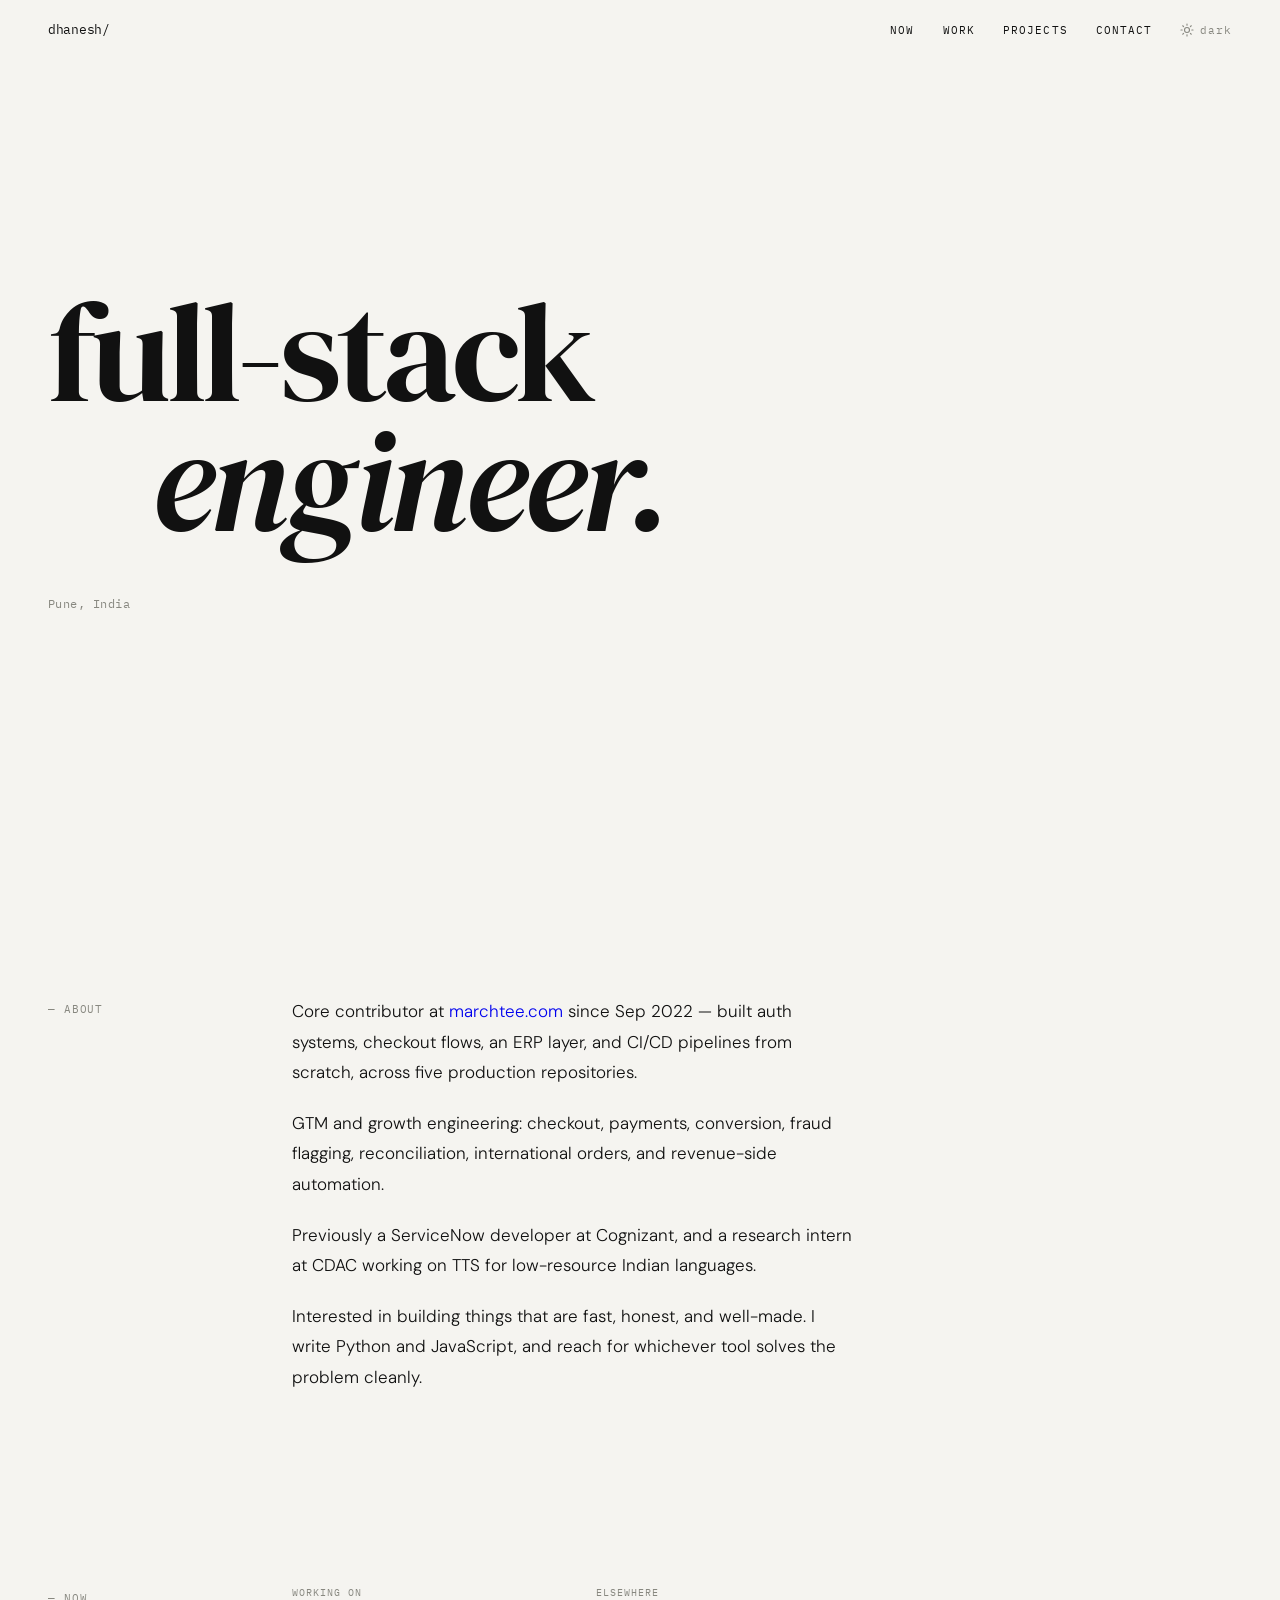
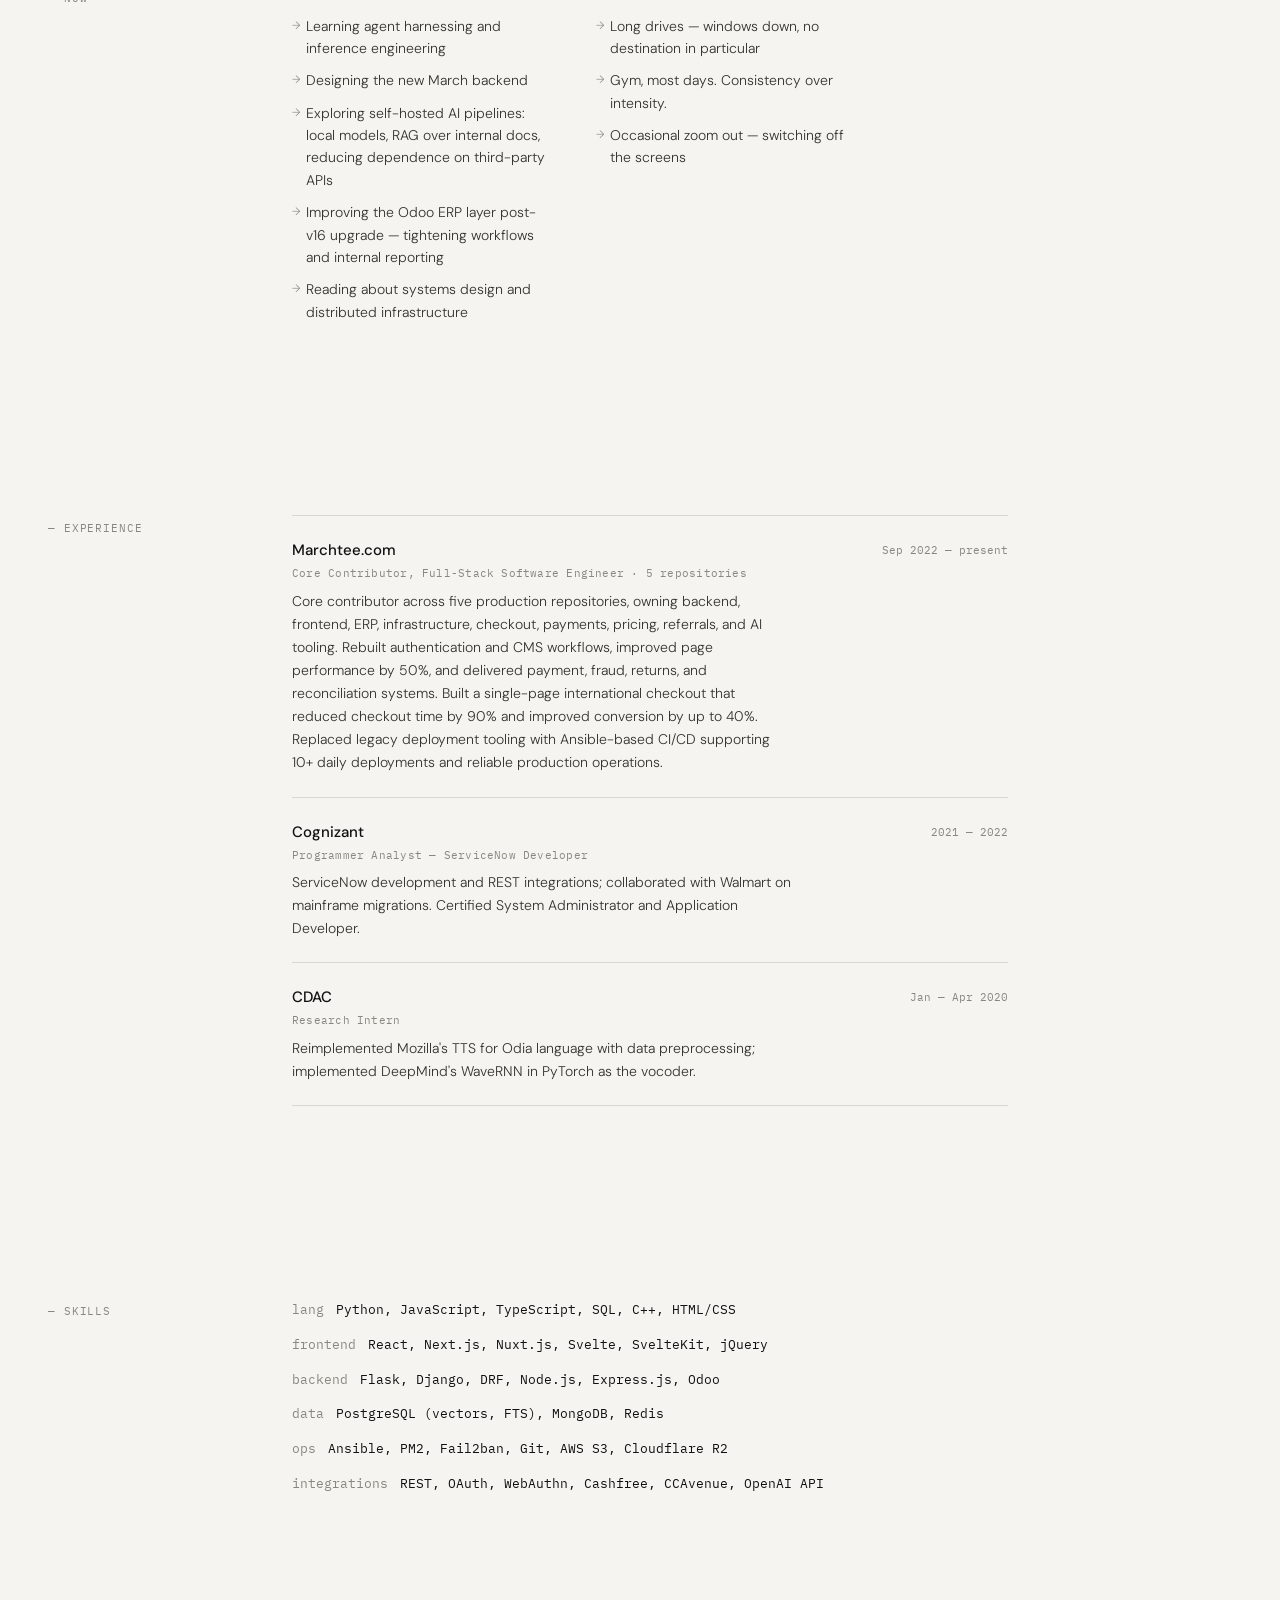
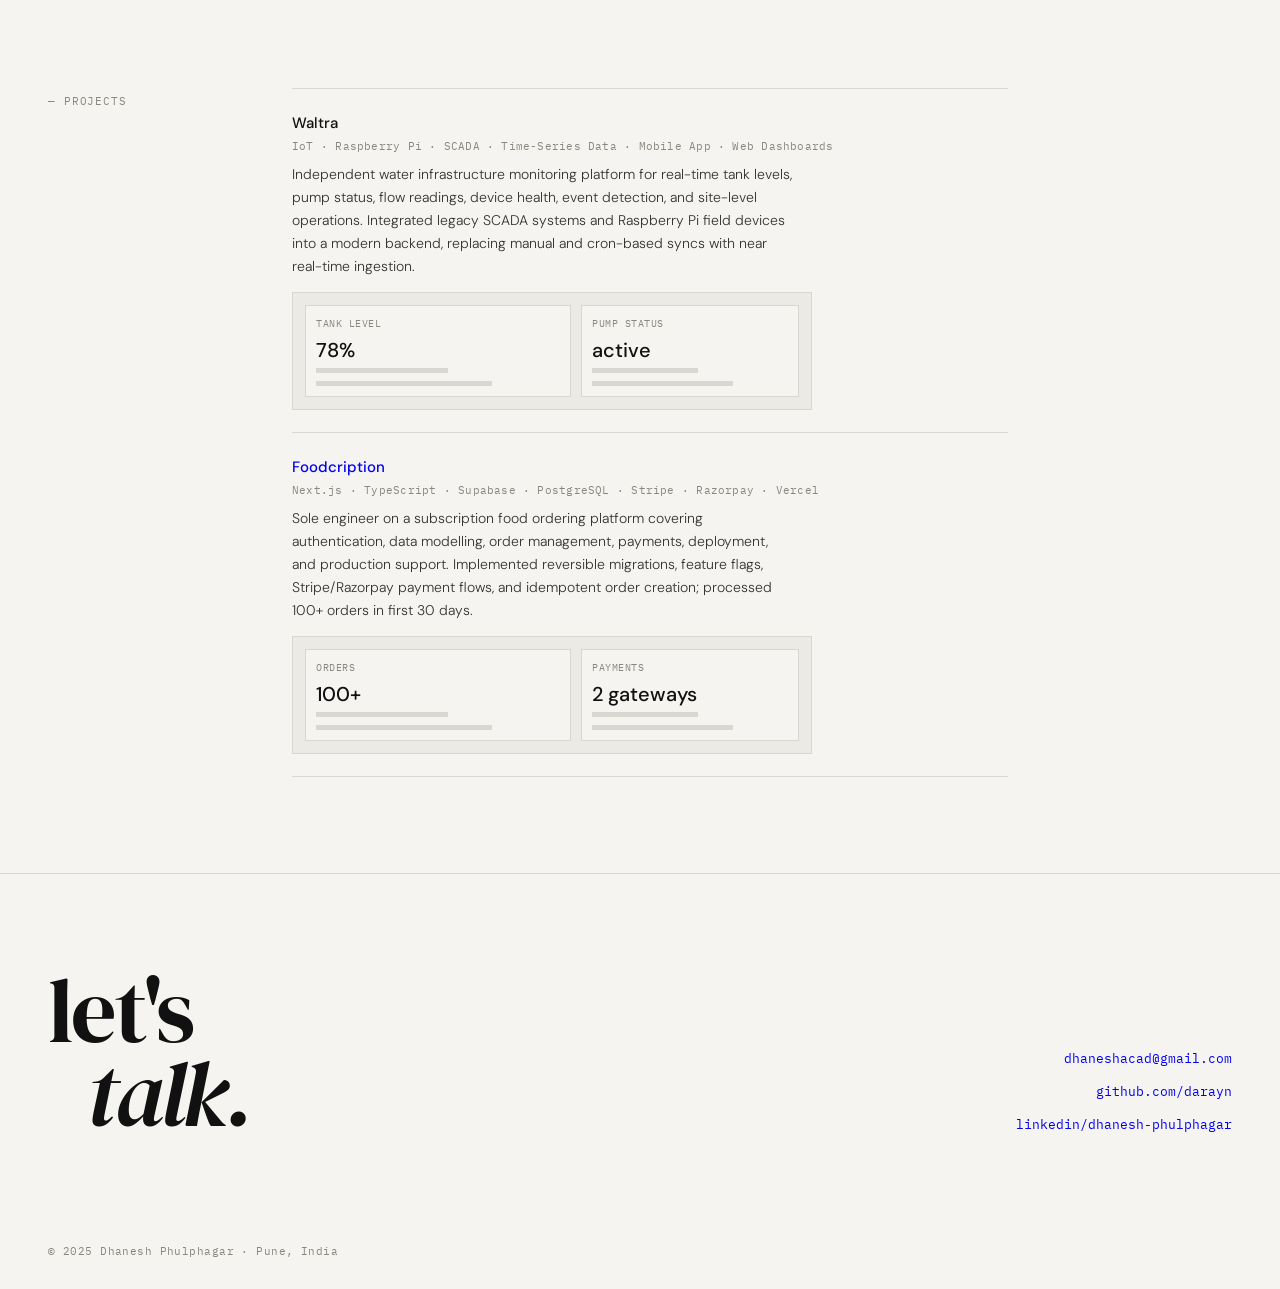
<file: index.html>
<!DOCTYPE html>
<html lang="en" data-theme="light">
<head>
  <meta charset="UTF-8" />
  <meta name="viewport" content="width=device-width, initial-scale=1.0" />
  <title>Dhanesh Phulphagar — Full-Stack Software Engineer</title>
  <meta name="description" content="Full-Stack Software Engineer based in Pune, India. Building fast, honest, well-made software." />
  <meta property="og:title" content="Dhanesh Phulphagar" />
  <meta property="og:description" content="Full-Stack Software Engineer based in Pune, India." />
  <meta property="og:url" content="https://dhaneshphulphagar.com/" />
  <meta property="og:type" content="website" />

  <link rel="preconnect" href="https://fonts.googleapis.com" />
  <link rel="preconnect" href="https://fonts.gstatic.com" crossorigin />
  <link href="https://fonts.googleapis.com/css2?family=DM+Serif+Display:ital@0;1&family=IBM+Plex+Mono:wght@400;500&family=DM+Sans:wght@300;400;500&display=swap" rel="stylesheet" />

  <style>
    /* ---- TOKENS ---- */
    :root {
      --bg:        #F5F4F0;
      --bg2:       #ECEAE4;
      --ink:       #111111;
      --ink2:      #333330;
      --muted:     #888880;
      --rule:      #D8D7D2;
      --blue:      #0000EE;
    }

    [data-theme="dark"] {
      --bg:        #111110;
      --bg2:       #1A1A18;
      --ink:       #F0EFE9;
      --ink2:      #C8C7C0;
      --muted:     #666660;
      --rule:      #2A2A28;
      --blue:      #6699FF;
    }

    * { box-sizing: border-box; margin: 0; padding: 0; }

    html { scroll-behavior: smooth; }

    body {
      background: var(--bg);
      color: var(--ink);
      font-family: 'DM Sans', sans-serif;
      font-size: 16px;
      line-height: 1.6;
      -webkit-font-smoothing: antialiased;
      transition: background 0.3s ease, color 0.3s ease;
    }

    /* ---- NAV ---- */
    nav {
      position: fixed;
      top: 0; left: 0; right: 0;
      z-index: 100;
      background: var(--bg);
      padding: 20px 48px;
      display: flex;
      justify-content: space-between;
      align-items: center;
      transition: background 0.3s ease;
    }

    .nav-left { display: flex; align-items: center; gap: 28px; }

    .nav-logo {
      font-family: 'IBM Plex Mono', monospace;
      font-size: 13px;
      color: var(--ink);
      text-decoration: none;
      letter-spacing: -0.02em;
    }

    .nav-links { display: flex; gap: 28px; align-items: center; }

    .nav-links a {
      font-family: 'IBM Plex Mono', monospace;
      font-size: 11px;
      letter-spacing: 0.1em;
      text-transform: uppercase;
      color: var(--ink);
      text-decoration: none;
    }
    .nav-links a:hover { color: var(--blue); }

    /* dark mode toggle */
    .theme-btn {
      background: none;
      border: none;
      cursor: pointer;
      font-family: 'IBM Plex Mono', monospace;
      font-size: 11px;
      letter-spacing: 0.08em;
      color: var(--muted);
      padding: 0;
      display: flex;
      align-items: center;
      gap: 6px;
      transition: color 0.2s;
    }
    .theme-btn:hover { color: var(--ink); }

    .theme-icon {
      width: 14px; height: 14px;
      position: relative;
      flex-shrink: 0;
    }
    /* sun */
    .icon-sun, .icon-moon { position: absolute; inset: 0; transition: opacity 0.25s ease; }
    [data-theme="light"] .icon-sun  { opacity: 1; }
    [data-theme="light"] .icon-moon { opacity: 0; }
    [data-theme="dark"]  .icon-sun  { opacity: 0; }
    [data-theme="dark"]  .icon-moon { opacity: 1; }

    .theme-label-light, .theme-label-dark { font-size: 11px; }
    [data-theme="light"] .theme-label-dark  { display: none; }
    [data-theme="dark"]  .theme-label-light { display: none; }

    /* ---- HERO ---- */
    #hero {
      min-height: 100vh;
      padding: 0 48px;
      display: flex;
      flex-direction: column;
      justify-content: center;
    }

    .hero-line {
      font-family: 'DM Serif Display', serif;
      font-size: clamp(56px, 11vw, 160px);
      line-height: 0.92;
      letter-spacing: -0.03em;
      color: var(--ink);
      opacity: 0;
      transform: translateY(32px);
      animation: fadeUp 0.9s cubic-bezier(0.16, 1, 0.3, 1) forwards;
    }
    .hero-line:nth-child(1) { animation-delay: 0.1s; }
    .hero-line:nth-child(2) {
      animation-delay: 0.25s;
      padding-left: clamp(24px, 8vw, 120px);
      font-style: italic;
    }

    .hero-sub {
      margin-top: 48px;
      font-family: 'IBM Plex Mono', monospace;
      font-size: 12px;
      color: var(--muted);
      letter-spacing: 0.04em;
      opacity: 0;
      animation: fadeUp 0.9s cubic-bezier(0.16, 1, 0.3, 1) forwards;
      animation-delay: 0.45s;
    }
    .hero-sub .dot {
      display: inline-block;
      width: 5px; height: 5px;
      border-radius: 50%;
      background: var(--muted);
      vertical-align: middle;
      margin: 0 10px;
    }

    @keyframes fadeUp {
      to { opacity: 1; transform: translateY(0); }
    }

    /* ---- SECTIONS ---- */
    section { padding: 96px 48px; }

    .section-row {
      display: grid;
      grid-template-columns: 180px 1fr;
      gap: 0 64px;
      max-width: 900px;
    }

    .section-label {
      font-family: 'IBM Plex Mono', monospace;
      font-size: 11px;
      color: var(--muted);
      letter-spacing: 0.08em;
      text-transform: uppercase;
      padding-top: 5px;
    }

    /* ---- ABOUT ---- */
    .about-text p {
      font-size: 17px;
      line-height: 1.8;
      font-weight: 300;
      color: var(--ink);
      max-width: 560px;
    }
    .about-text p + p { margin-top: 20px; }

    /* ---- NOW / ELSEWHERE ---- */
    .now-grid {
      display: grid;
      grid-template-columns: 1fr 1fr;
      gap: 0 48px;
      max-width: 560px;
    }

    .now-col-label {
      font-family: 'IBM Plex Mono', monospace;
      font-size: 10px;
      color: var(--muted);
      letter-spacing: 0.1em;
      text-transform: uppercase;
      margin-bottom: 14px;
    }

    .now-items { display: flex; flex-direction: column; gap: 10px; }

    .now-item {
      font-size: 14px;
      font-weight: 300;
      color: var(--ink2);
      line-height: 1.6;
      padding-left: 14px;
      position: relative;
    }
    .now-item::before {
      content: '→';
      position: absolute;
      left: 0;
      color: var(--muted);
      font-size: 11px;
      top: 2px;
    }

    /* ---- ENTRIES (work, projects) ---- */
    .entries { display: flex; flex-direction: column; }

    .entry {
      display: grid;
      grid-template-columns: 1fr auto;
      gap: 0 32px;
      padding: 22px 0;
      border-top: 1px solid var(--rule);
    }
    .entry:last-child { border-bottom: 1px solid var(--rule); }

    .entry-name { font-size: 15px; font-weight: 500; color: var(--ink); }

    .entry-role {
      font-family: 'IBM Plex Mono', monospace;
      font-size: 11px;
      color: var(--muted);
      margin-top: 3px;
      letter-spacing: 0.02em;
    }

    .entry-desc {
      font-size: 14px;
      font-weight: 300;
      color: var(--ink2);
      margin-top: 7px;
      max-width: 500px;
      line-height: 1.65;
    }

    .entry-date {
      font-family: 'IBM Plex Mono', monospace;
      font-size: 11px;
      color: var(--muted);
      white-space: nowrap;
      padding-top: 4px;
    }

    .project-shot {
      margin-top: 14px;
      border: 1px solid var(--rule);
      background: var(--bg2);
      padding: 12px;
      display: grid;
      grid-template-columns: 1.1fr 0.9fr;
      gap: 10px;
      max-width: 520px;
      min-height: 118px;
    }
    .shot-panel {
      border: 1px solid var(--rule);
      background: var(--bg);
      padding: 10px;
      display: flex;
      flex-direction: column;
      gap: 8px;
      justify-content: space-between;
    }
    .shot-kpi {
      font-family: 'IBM Plex Mono', monospace;
      font-size: 10px;
      color: var(--muted);
      letter-spacing: 0.05em;
      text-transform: uppercase;
    }
    .shot-value { font-size: 20px; font-weight: 500; color: var(--ink); line-height: 1; }
    .shot-line { height: 5px; background: var(--rule); }
    .shot-line:nth-child(2n) { width: 72%; }
    .shot-line:nth-child(3n) { width: 54%; }

    .repos-panel {
      margin-top: 24px;
    }

    .repo-item { padding: 16px 0; border-top: 1px solid var(--rule); }
    .repo-item:last-child { padding-bottom: 2px; }

    .repo-header {
      display: flex;
      align-items: baseline;
      gap: 14px;
      margin-bottom: 10px;
      flex-wrap: wrap;
    }

    .repo-name {
      font-family: 'IBM Plex Mono', monospace;
      font-size: 13px;
      font-weight: 500;
      color: var(--ink);
    }

    .repo-stack {
      font-family: 'IBM Plex Mono', monospace;
      font-size: 11px;
      color: var(--muted);
    }

    .repo-bullets { list-style: none; padding: 0; display: flex; flex-direction: column; gap: 6px; }
    .repo-bullets li {
      font-size: 13.5px;
      font-weight: 300;
      color: var(--ink2);
      line-height: 1.65;
      padding-left: 16px;
      position: relative;
    }
    .repo-bullets li::before {
      content: '—';
      position: absolute;
      left: 0;
      color: var(--muted);
      font-size: 12px;
    }

    /* ---- SKILLS ---- */
    .skills-block { display: flex; flex-direction: column; gap: 10px; }
    .skills-line {
      font-family: 'IBM Plex Mono', monospace;
      font-size: 13px;
      color: var(--ink);
      line-height: 1.9;
    }
    .skills-cat { color: var(--muted); margin-right: 12px; }

    /* ---- CONTACT ---- */
    #contact {
      padding: 96px 48px 80px;
      border-top: 1px solid var(--rule);
      display: grid;
      grid-template-columns: 1fr auto;
      gap: 0 64px;
      align-items: end;
    }

    .contact-headline {
      font-family: 'DM Serif Display', serif;
      font-size: clamp(44px, 7vw, 96px);
      line-height: 0.92;
      letter-spacing: -0.03em;
      color: var(--ink);
    }
    .contact-headline em { font-style: italic; display: block; padding-left: clamp(14px, 3vw, 48px); }

    .contact-links { display: flex; flex-direction: column; gap: 12px; align-items: flex-end; }
    .contact-links a {
      font-family: 'IBM Plex Mono', monospace;
      font-size: 13px;
      color: var(--blue);
      text-decoration: none;
    }
    .contact-links a:hover { text-decoration: underline; }

    .footer-copy {
      padding: 28px 48px;
      font-family: 'IBM Plex Mono', monospace;
      font-size: 11px;
      color: var(--muted);
      letter-spacing: 0.04em;
    }

    /* ---- INLINE LINKS ---- */
    a.inline-link { color: var(--blue); text-decoration: none; }
    a.inline-link:hover { text-decoration: underline; }

    /* ---- RESPONSIVE ---- */
    @media (max-width: 860px) {
      nav { padding: 18px 28px; }

      .nav-links a { display: none; }

      #hero, section { padding-left: 28px; padding-right: 28px; }
      section { padding-top: 72px; padding-bottom: 72px; }

      .section-row {
        grid-template-columns: 1fr;
        gap: 16px 0;
      }

      .section-label { padding-top: 0; }

      .entry { grid-template-columns: 1fr; gap: 0; }
      .entry-date { order: -1; margin-bottom: 2px; }
      .project-shot { grid-template-columns: 1fr; }

      .now-grid { grid-template-columns: 1fr; gap: 28px 0; }

      #contact {
        padding: 72px 28px 64px;
        grid-template-columns: 1fr;
        gap: 36px;
      }
      .contact-links { align-items: flex-start; }

      .footer-copy { padding: 24px 28px; }

      .marchtee-top { grid-template-columns: 1fr !important; }
      .marchtee-top .marchtee-meta { flex-direction: row; align-items: center; justify-content: space-between; margin-top: 10px; }
    }

    @media (max-width: 560px) {
      nav { padding: 16px 20px; }
      #hero, section { padding-left: 20px; padding-right: 20px; }

      .hero-line:nth-child(2) { padding-left: 20px; }
    }
  </style>
</head>
<body>

  <!-- NAV -->
  <nav>
    <a href="#hero" class="nav-logo">dhanesh/</a>
    <div class="nav-links">
      <a href="#now">Now</a>
      <a href="#work">Work</a>
      <a href="#projects">Projects</a>
      <a href="#contact">Contact</a>
      <button class="theme-btn" onclick="toggleTheme()" aria-label="Toggle dark mode">
        <div class="theme-icon" aria-hidden="true">
          <!-- sun -->
          <svg class="icon-sun" viewBox="0 0 14 14" fill="none" xmlns="http://www.w3.org/2000/svg">
            <circle cx="7" cy="7" r="2.5" stroke="currentColor" stroke-width="1.1"/>
            <line x1="7" y1="1" x2="7" y2="2.2" stroke="currentColor" stroke-width="1.1" stroke-linecap="round"/>
            <line x1="7" y1="11.8" x2="7" y2="13" stroke="currentColor" stroke-width="1.1" stroke-linecap="round"/>
            <line x1="1" y1="7" x2="2.2" y2="7" stroke="currentColor" stroke-width="1.1" stroke-linecap="round"/>
            <line x1="11.8" y1="7" x2="13" y2="7" stroke="currentColor" stroke-width="1.1" stroke-linecap="round"/>
            <line x1="2.75" y1="2.75" x2="3.6" y2="3.6" stroke="currentColor" stroke-width="1.1" stroke-linecap="round"/>
            <line x1="10.4" y1="10.4" x2="11.25" y2="11.25" stroke="currentColor" stroke-width="1.1" stroke-linecap="round"/>
            <line x1="11.25" y1="2.75" x2="10.4" y2="3.6" stroke="currentColor" stroke-width="1.1" stroke-linecap="round"/>
            <line x1="3.6" y1="10.4" x2="2.75" y2="11.25" stroke="currentColor" stroke-width="1.1" stroke-linecap="round"/>
          </svg>
          <!-- moon -->
          <svg class="icon-moon" viewBox="0 0 14 14" fill="none" xmlns="http://www.w3.org/2000/svg">
            <path d="M11.5 8.5A5 5 0 0 1 5.5 2.5a5 5 0 1 0 6 6z" stroke="currentColor" stroke-width="1.1" stroke-linecap="round" stroke-linejoin="round"/>
          </svg>
        </div>
        <span class="theme-label-light">dark</span>
        <span class="theme-label-dark">light</span>
      </button>
    </div>
  </nav>

  <!-- HERO -->
  <section id="hero">
    <div>
      <div class="hero-line">full-stack</div>
      <div class="hero-line">engineer.</div>
      <p class="hero-sub">
        Pune, India
      </p>
    </div>
  </section>

  <!-- ABOUT -->
  <section id="about">
    <div class="section-row">
      <div class="section-label">— about</div>
      <div class="about-text">
        <p>
          Core contributor at <a href="https://marchtee.com" target="_blank" rel="noopener" class="inline-link">marchtee.com</a> since Sep 2022 — built auth systems, checkout flows, an ERP layer, and CI/CD pipelines from scratch, across five production repositories.
        </p>
        <p>
          GTM and growth engineering: checkout, payments, conversion, fraud flagging, reconciliation, international orders, and revenue-side automation.
        </p>
        <p>
          Previously a ServiceNow developer at Cognizant, and a research intern at CDAC working on TTS for low-resource Indian languages.
        </p>
        <p>
          Interested in building things that are fast, honest, and well-made. I write Python and JavaScript, and reach for whichever tool solves the problem cleanly.
        </p>
      </div>
    </div>
  </section>

  <!-- NOW -->
  <section id="now">
    <div class="section-row" style="max-width:900px;">
      <div class="section-label">— now</div>
      <div>
        <div class="now-grid">
          <div>
            <div class="now-col-label">working on</div>
            <div class="now-items">
              <div class="now-item">Learning agent harnessing and inference engineering</div>
              <div class="now-item">Designing the new March backend</div>
              <div class="now-item">Exploring self-hosted AI pipelines: local models, RAG over internal docs, reducing dependence on third-party APIs</div>
              <div class="now-item">Improving the Odoo ERP layer post-v16 upgrade — tightening workflows and internal reporting</div>
              <div class="now-item">Reading about systems design and distributed infrastructure</div>
            </div>
          </div>
          <div>
            <div class="now-col-label">elsewhere</div>
            <div class="now-items">
              <div class="now-item">Long drives — windows down, no destination in particular</div>
              <div class="now-item">Gym, most days. Consistency over intensity.</div>
              <div class="now-item">Occasional zoom out — switching off the screens</div>
            </div>
          </div>
        </div>
      </div>
    </div>
  </section>

  <!-- WORK -->
  <section id="work">
    <div class="section-row" style="max-width:960px;">
      <div class="section-label">— experience</div>
      <div class="entries">

        <!-- MARCHTEE -->
        <div class="entry" id="marchtee-entry" style="display:block; padding:22px 0;">
          <div class="marchtee-top" style="display:grid; grid-template-columns:1fr auto; gap:0 32px; align-items:start;">
            <div>
              <div class="entry-name">Marchtee.com</div>
              <div class="entry-role">Core Contributor, Full-Stack Software Engineer · 5 repositories</div>
              <div class="entry-desc">Core contributor across five production repositories, owning backend, frontend, ERP, infrastructure, checkout, payments, pricing, referrals, and AI tooling. Rebuilt authentication and CMS workflows, improved page performance by 50%, and delivered payment, fraud, returns, and reconciliation systems. Built a single-page international checkout that reduced checkout time by 90% and improved conversion by up to 40%. Replaced legacy deployment tooling with Ansible-based CI/CD supporting 10+ daily deployments and reliable production operations.</div>
            </div>
            <div class="marchtee-meta" style="display:flex; flex-direction:column; align-items:flex-end; gap:8px;">
              <div class="entry-date">Sep 2022 — present</div>
            </div>
          </div>

        </div>

        <div class="entry">
          <div>
            <div class="entry-name">Cognizant</div>
            <div class="entry-role">Programmer Analyst — ServiceNow Developer</div>
            <div class="entry-desc">ServiceNow development and REST integrations; collaborated with Walmart on mainframe migrations. Certified System Administrator and Application Developer.</div>
          </div>
          <div class="entry-date">2021 — 2022</div>
        </div>

        <div class="entry">
          <div>
            <div class="entry-name">CDAC</div>
            <div class="entry-role">Research Intern</div>
            <div class="entry-desc">Reimplemented Mozilla's TTS for Odia language with data preprocessing; implemented DeepMind's WaveRNN in PyTorch as the vocoder.</div>
          </div>
          <div class="entry-date">Jan — Apr 2020</div>
        </div>

      </div>
    </div>
  </section>

  <!-- SKILLS -->
  <section id="skills">
    <div class="section-row" style="max-width:960px;">
      <div class="section-label">— skills</div>
      <div class="skills-block">
        <div class="skills-line"><span class="skills-cat">lang</span>Python, JavaScript, TypeScript, SQL, C++, HTML/CSS</div>
        <div class="skills-line"><span class="skills-cat">frontend</span>React, Next.js, Nuxt.js, Svelte, SvelteKit, jQuery</div>
        <div class="skills-line"><span class="skills-cat">backend</span>Flask, Django, DRF, Node.js, Express.js, Odoo</div>
        <div class="skills-line"><span class="skills-cat">data</span>PostgreSQL (vectors, FTS), MongoDB, Redis</div>
        <div class="skills-line"><span class="skills-cat">ops</span>Ansible, PM2, Fail2ban, Git, AWS S3, Cloudflare R2</div>
        <div class="skills-line"><span class="skills-cat">integrations</span>REST, OAuth, WebAuthn, Cashfree, CCAvenue, OpenAI API</div>
      </div>
    </div>
  </section>

  <!-- PROJECTS -->
  <section id="projects">
    <div class="section-row" style="max-width:960px;">
      <div class="section-label">— projects</div>
      <div class="entries">

        <div class="entry">
          <div>
            <div class="entry-name">Waltra</div>
            <div class="entry-role">IoT · Raspberry Pi · SCADA · Time-Series Data · Mobile App · Web Dashboards</div>
            <div class="entry-desc">Independent water infrastructure monitoring platform for real-time tank levels, pump status, flow readings, device health, event detection, and site-level operations. Integrated legacy SCADA systems and Raspberry Pi field devices into a modern backend, replacing manual and cron-based syncs with near real-time ingestion.</div>
            <div class="project-shot" aria-label="Waltra dashboard screenshot preview">
              <div class="shot-panel">
                <div class="shot-kpi">tank level</div>
                <div class="shot-value">78%</div>
                <div class="shot-line"></div>
                <div class="shot-line"></div>
              </div>
              <div class="shot-panel">
                <div class="shot-kpi">pump status</div>
                <div class="shot-value">active</div>
                <div class="shot-line"></div>
                <div class="shot-line"></div>
              </div>
            </div>
          </div>
        </div>

        <div class="entry">
          <div>
            <div class="entry-name"><a href="https://foodcription.com" target="_blank" rel="noopener" class="inline-link">Foodcription</a></div>
            <div class="entry-role">Next.js · TypeScript · Supabase · PostgreSQL · Stripe · Razorpay · Vercel</div>
            <div class="entry-desc">Sole engineer on a subscription food ordering platform covering authentication, data modelling, order management, payments, deployment, and production support. Implemented reversible migrations, feature flags, Stripe/Razorpay payment flows, and idempotent order creation; processed 100+ orders in first 30 days.</div>
            <div class="project-shot" aria-label="Foodcription checkout screenshot preview">
              <div class="shot-panel">
                <div class="shot-kpi">orders</div>
                <div class="shot-value">100+</div>
                <div class="shot-line"></div>
                <div class="shot-line"></div>
              </div>
              <div class="shot-panel">
                <div class="shot-kpi">payments</div>
                <div class="shot-value">2 gateways</div>
                <div class="shot-line"></div>
                <div class="shot-line"></div>
              </div>
            </div>
          </div>
        </div>

      </div>
    </div>
  </section>

  <!-- CONTACT -->
  <footer>
    <div id="contact">
      <div class="contact-headline">
        let's<em>talk.</em>
      </div>
      <div class="contact-links">
        <a href="mailto:dhaneshacad@gmail.com" target="_blank" rel="noopener">dhaneshacad@gmail.com</a>
        <a href="https://github.com/darayn" target="_blank" rel="noopener">github.com/darayn</a>
        <a href="https://www.linkedin.com/in/dhanesh-phulphagar-076366155/" target="_blank" rel="noopener">linkedin/dhanesh-phulphagar</a>
      </div>
    </div>
    <div class="footer-copy">© 2025 Dhanesh Phulphagar · Pune, India</div>
  </footer>

  <script>
    function toggleTheme() {
      const html = document.documentElement;
      const next = html.getAttribute('data-theme') === 'dark' ? 'light' : 'dark';
      html.setAttribute('data-theme', next);
      try { localStorage.setItem('theme', next); } catch(e) {}
    }

    (function() {
      try {
        const saved = localStorage.getItem('theme');
        if (saved) document.documentElement.setAttribute('data-theme', saved);
        else if (window.matchMedia('(prefers-color-scheme: dark)').matches)
          document.documentElement.setAttribute('data-theme', 'dark');
      } catch(e) {}
    })();

  </script>
</body>
</html>
</file>
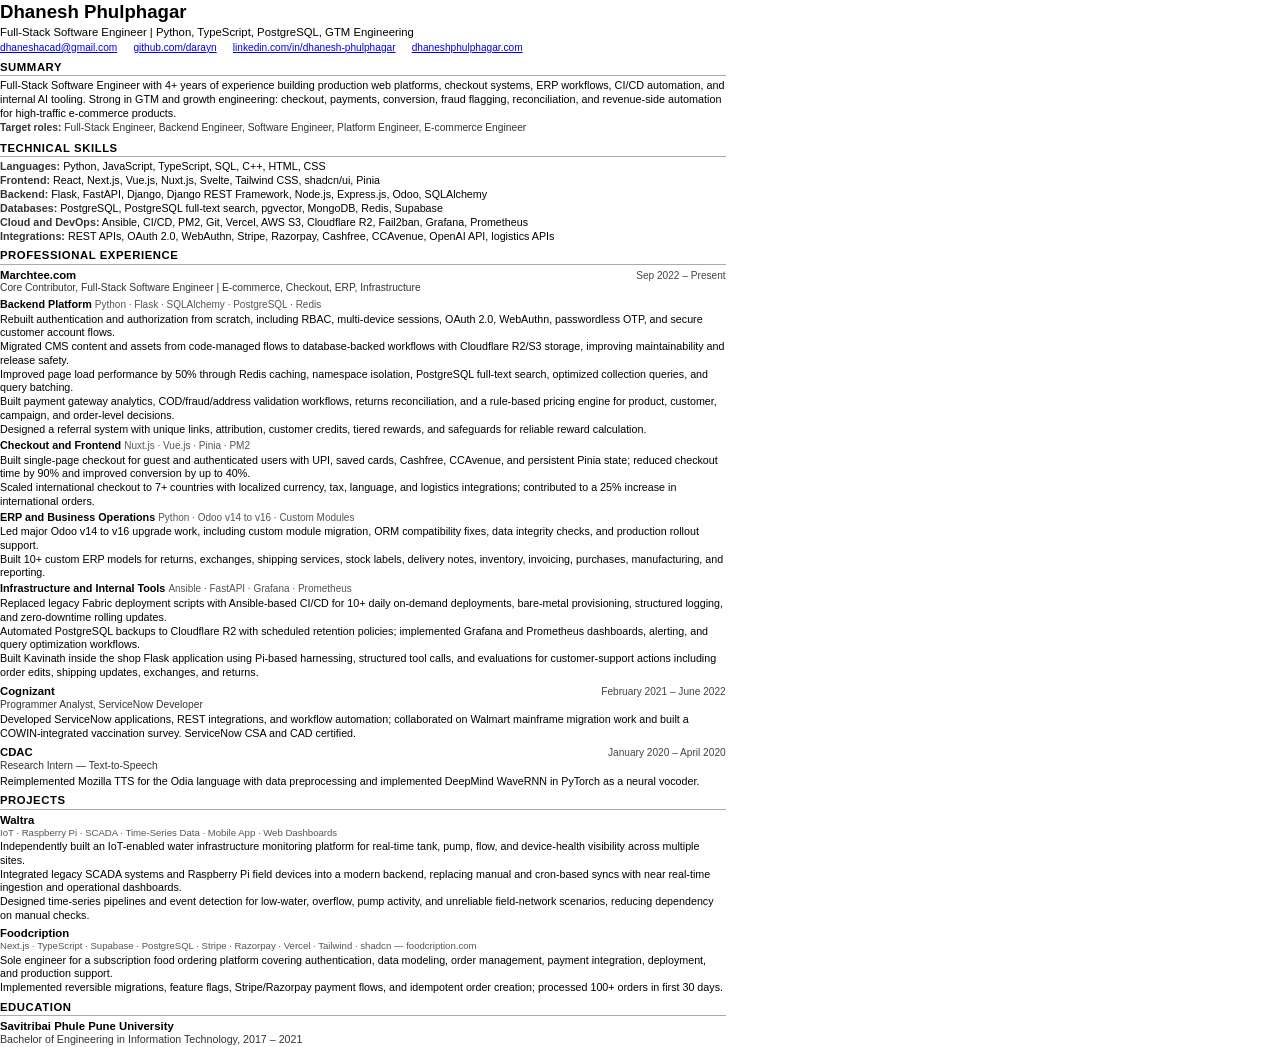
<file: weasy/resume.html>
<!DOCTYPE html>
<html lang="en">
<head>
<meta charset="UTF-8"/>
<style>
  @page { size: A4; margin: 6mm 9mm 6mm 9mm; }

  * { box-sizing: border-box; margin: 0; padding: 0; }

  html, body {
    width: 192mm;
    background: #ffffff;
    color: #000000;
    font-family: Arial, Helvetica, sans-serif;
    font-size: 8.5pt;
    line-height: 1.26;
    word-wrap: break-word;
    overflow-wrap: break-word;
  }

  .name { font-size: 14pt; font-weight: bold; margin-bottom: 1pt; }
  .tagline { font-size: 8.5pt; margin-bottom: 2pt; }
  .contact { font-size: 7.6pt; color: #333; margin-bottom: 4pt; line-height: 1.25; }
  .contact span { margin-right: 10pt; display: inline-block; }

  .section-title {
    font-size: 8.5pt;
    font-weight: bold;
    text-transform: uppercase;
    letter-spacing: 0.05em;
    margin: 4pt 0 2pt 0;
    border-bottom: 0.7px solid #aaa;
    padding-bottom: 1pt;
  }

  .summary { font-size: 8.1pt; line-height: 1.28; margin-bottom: 1pt; }
  .keywords { font-size: 7.7pt; color: #333; line-height: 1.25; margin-top: 1.5pt; }

  .job { margin-bottom: 3.5pt; }
  .job-header { display: flex; justify-content: space-between; align-items: baseline; }
  .job-company { font-weight: bold; font-size: 8.5pt; }
  .job-date { font-size: 7.6pt; color: #444; }
  .job-title { font-size: 7.7pt; color: #333; margin-bottom: 1.5pt; }

  .repo-name { font-size: 8.1pt; font-weight: bold; margin: 2pt 0 0.5pt 0; }
  .repo-stack { font-size: 7.2pt; color: #555; }

  ul { padding-left: 0; margin: 1pt 0 1pt 0; }
  ul li { font-size: 8.05pt; line-height: 1.25; margin-bottom: 0.5pt; list-style-type: none; }

  .skills-list { margin-top: 1pt; }
  .skill-line { font-size: 8.05pt; line-height: 1.24; margin-bottom: 0.5pt; }
  .skill-line strong { color: #333; }

  .project { margin-bottom: 3pt; }
  .project-name { font-weight: bold; font-size: 8.5pt; }
  .project-meta { font-size: 7.2pt; color: #555; margin-bottom: 1pt; }

  .edu-school { font-weight: bold; font-size: 8.5pt; }
  .edu-degree { font-size: 8pt; color: #333; }
</style>
</head>
<body>

  <div class="name">Dhanesh Phulphagar</div>
  <div class="tagline">Full-Stack Software Engineer | Python, TypeScript, PostgreSQL, GTM Engineering</div>
  <div class="contact">
    <span><a href="mailto:dhaneshacad@gmail.com" target="_blank">dhaneshacad@gmail.com</a></span>
    <span><a href="https://github.com/darayn" target="_blank">github.com/darayn</a></span>
    <span><a href="https://www.linkedin.com/in/dhanesh-phulphagar-076366155/" target="_blank">linkedin.com/in/dhanesh-phulphagar</a></span>
    <span><a href="https://dhaneshphulphagar.com" target="_blank">dhaneshphulphagar.com</a></span>
  </div>

  <div class="section-title">Summary</div>
  <p class="summary">Full-Stack Software Engineer with 4+ years of experience building production web platforms, checkout systems, ERP workflows, CI/CD automation, and internal AI tooling. Strong in GTM and growth engineering: checkout, payments, conversion, fraud flagging, reconciliation, and revenue-side automation for high-traffic e-commerce products.</p>
  <p class="keywords"><strong>Target roles:</strong> Full-Stack Engineer, Backend Engineer, Software Engineer, Platform Engineer, E-commerce Engineer</p>

  <div class="section-title">Technical Skills</div>
  <div class="skills-list">
    <div class="skill-line"><strong>Languages:</strong> Python, JavaScript, TypeScript, SQL, C++, HTML, CSS</div>
    <div class="skill-line"><strong>Frontend:</strong> React, Next.js, Vue.js, Nuxt.js, Svelte, Tailwind CSS, shadcn/ui, Pinia</div>
    <div class="skill-line"><strong>Backend:</strong> Flask, FastAPI, Django, Django REST Framework, Node.js, Express.js, Odoo, SQLAlchemy</div>
    <div class="skill-line"><strong>Databases:</strong> PostgreSQL, PostgreSQL full-text search, pgvector, MongoDB, Redis, Supabase</div>
    <div class="skill-line"><strong>Cloud and DevOps:</strong> Ansible, CI/CD, PM2, Git, Vercel, AWS S3, Cloudflare R2, Fail2ban, Grafana, Prometheus</div>
    <div class="skill-line"><strong>Integrations:</strong> REST APIs, OAuth 2.0, WebAuthn, Stripe, Razorpay, Cashfree, CCAvenue, OpenAI API, logistics APIs</div>
  </div>

  <div class="section-title">Professional Experience</div>

  <div class="job">
    <div class="job-header">
      <span class="job-company">Marchtee.com</span>
      <span class="job-date">Sep 2022 – Present</span>
    </div>
    <div class="job-title">Core Contributor, Full-Stack Software Engineer | E-commerce, Checkout, ERP, Infrastructure</div>

    <div class="repo-name">Backend Platform <span style="font-weight:normal;font-size:7.5pt;color:#555;">Python · Flask · SQLAlchemy · PostgreSQL · Redis</span></div>
    <ul>
      <li>Rebuilt authentication and authorization from scratch, including RBAC, multi-device sessions, OAuth 2.0, WebAuthn, passwordless OTP, and secure customer account flows.</li>
      <li>Migrated CMS content and assets from code-managed flows to database-backed workflows with Cloudflare R2/S3 storage, improving maintainability and release safety.</li>
      <li>Improved page load performance by 50% through Redis caching, namespace isolation, PostgreSQL full-text search, optimized collection queries, and query batching.</li>
      <li>Built payment gateway analytics, COD/fraud/address validation workflows, returns reconciliation, and a rule-based pricing engine for product, customer, campaign, and order-level decisions.</li>
      <li>Designed a referral system with unique links, attribution, customer credits, tiered rewards, and safeguards for reliable reward calculation.</li>
    </ul>

    <div class="repo-name">Checkout and Frontend <span style="font-weight:normal;font-size:7.5pt;color:#555;">Nuxt.js · Vue.js · Pinia · PM2</span></div>
    <ul>
      <li>Built single-page checkout for guest and authenticated users with UPI, saved cards, Cashfree, CCAvenue, and persistent Pinia state; reduced checkout time by 90% and improved conversion by up to 40%.</li>
      <li>Scaled international checkout to 7+ countries with localized currency, tax, language, and logistics integrations; contributed to a 25% increase in international orders.</li>
    </ul>

    <div class="repo-name">ERP and Business Operations <span style="font-weight:normal;font-size:7.5pt;color:#555;">Python · Odoo v14 to v16 · Custom Modules</span></div>
    <ul>
      <li>Led major Odoo v14 to v16 upgrade work, including custom module migration, ORM compatibility fixes, data integrity checks, and production rollout support.</li>
      <li>Built 10+ custom ERP models for returns, exchanges, shipping services, stock labels, delivery notes, inventory, invoicing, purchases, manufacturing, and reporting.</li>
    </ul>

    <div class="repo-name">Infrastructure and Internal Tools <span style="font-weight:normal;font-size:7.5pt;color:#555;">Ansible · FastAPI · Grafana · Prometheus</span></div>
    <ul>
      <li>Replaced legacy Fabric deployment scripts with Ansible-based CI/CD for 10+ daily on-demand deployments, bare-metal provisioning, structured logging, and zero-downtime rolling updates.</li>
      <li>Automated PostgreSQL backups to Cloudflare R2 with scheduled retention policies; implemented Grafana and Prometheus dashboards, alerting, and query optimization workflows.</li>
      <li>Built Kavinath inside the shop Flask application using Pi-based harnessing, structured tool calls, and evaluations for customer-support actions including order edits, shipping updates, exchanges, and returns.</li>
    </ul>
  </div>

  <div class="job">
    <div class="job-header">
      <span class="job-company">Cognizant</span>
      <span class="job-date">February 2021 – June 2022</span>
    </div>
    <div class="job-title">Programmer Analyst, ServiceNow Developer</div>
    <ul>
      <li>Developed ServiceNow applications, REST integrations, and workflow automation; collaborated on Walmart mainframe migration work and built a COWIN-integrated vaccination survey. ServiceNow CSA and CAD certified.</li>
    </ul>
  </div>

  <div class="job">
    <div class="job-header">
      <span class="job-company">CDAC</span>
      <span class="job-date">January 2020 – April 2020</span>
    </div>
    <div class="job-title">Research Intern — Text-to-Speech</div>
    <ul>
      <li>Reimplemented Mozilla TTS for the Odia language with data preprocessing and implemented DeepMind WaveRNN in PyTorch as a neural vocoder.</li>
    </ul>
  </div>

  <div class="section-title">Projects</div>

  <div class="project">
    <span class="project-name">Waltra</span>
    <div class="project-meta">IoT · Raspberry Pi · SCADA · Time-Series Data · Mobile App · Web Dashboards</div>
    <ul>
      <li>Independently built an IoT-enabled water infrastructure monitoring platform for real-time tank, pump, flow, and device-health visibility across multiple sites.</li>
      <li>Integrated legacy SCADA systems and Raspberry Pi field devices into a modern backend, replacing manual and cron-based syncs with near real-time ingestion and operational dashboards.</li>
      <li>Designed time-series pipelines and event detection for low-water, overflow, pump activity, and unreliable field-network scenarios, reducing dependency on manual checks.</li>
    </ul>
  </div>

  <div class="project">
    <span class="project-name">Foodcription</span>
    <div class="project-meta">Next.js · TypeScript · Supabase · PostgreSQL · Stripe · Razorpay · Vercel · Tailwind · shadcn — foodcription.com</div>
    <ul>
      <li>Sole engineer for a subscription food ordering platform covering authentication, data modeling, order management, payment integration, deployment, and production support.</li>
      <li>Implemented reversible migrations, feature flags, Stripe/Razorpay payment flows, and idempotent order creation; processed 100+ orders in first 30 days.</li>
    </ul>
  </div>

  <div class="section-title">Education</div>
  <div class="edu-school">Savitribai Phule Pune University</div>
  <div class="edu-degree">Bachelor of Engineering in Information Technology, 2017 – 2021</div>
<!-- 
  <div class="section-title">Certifications</div>
  <ul>
    <li>ServiceNow Certified System Administrator (CSA) &nbsp;&nbsp; ServiceNow Certified Application Developer (CAD)</li>
  </ul> -->

</body>
</html>
</file>
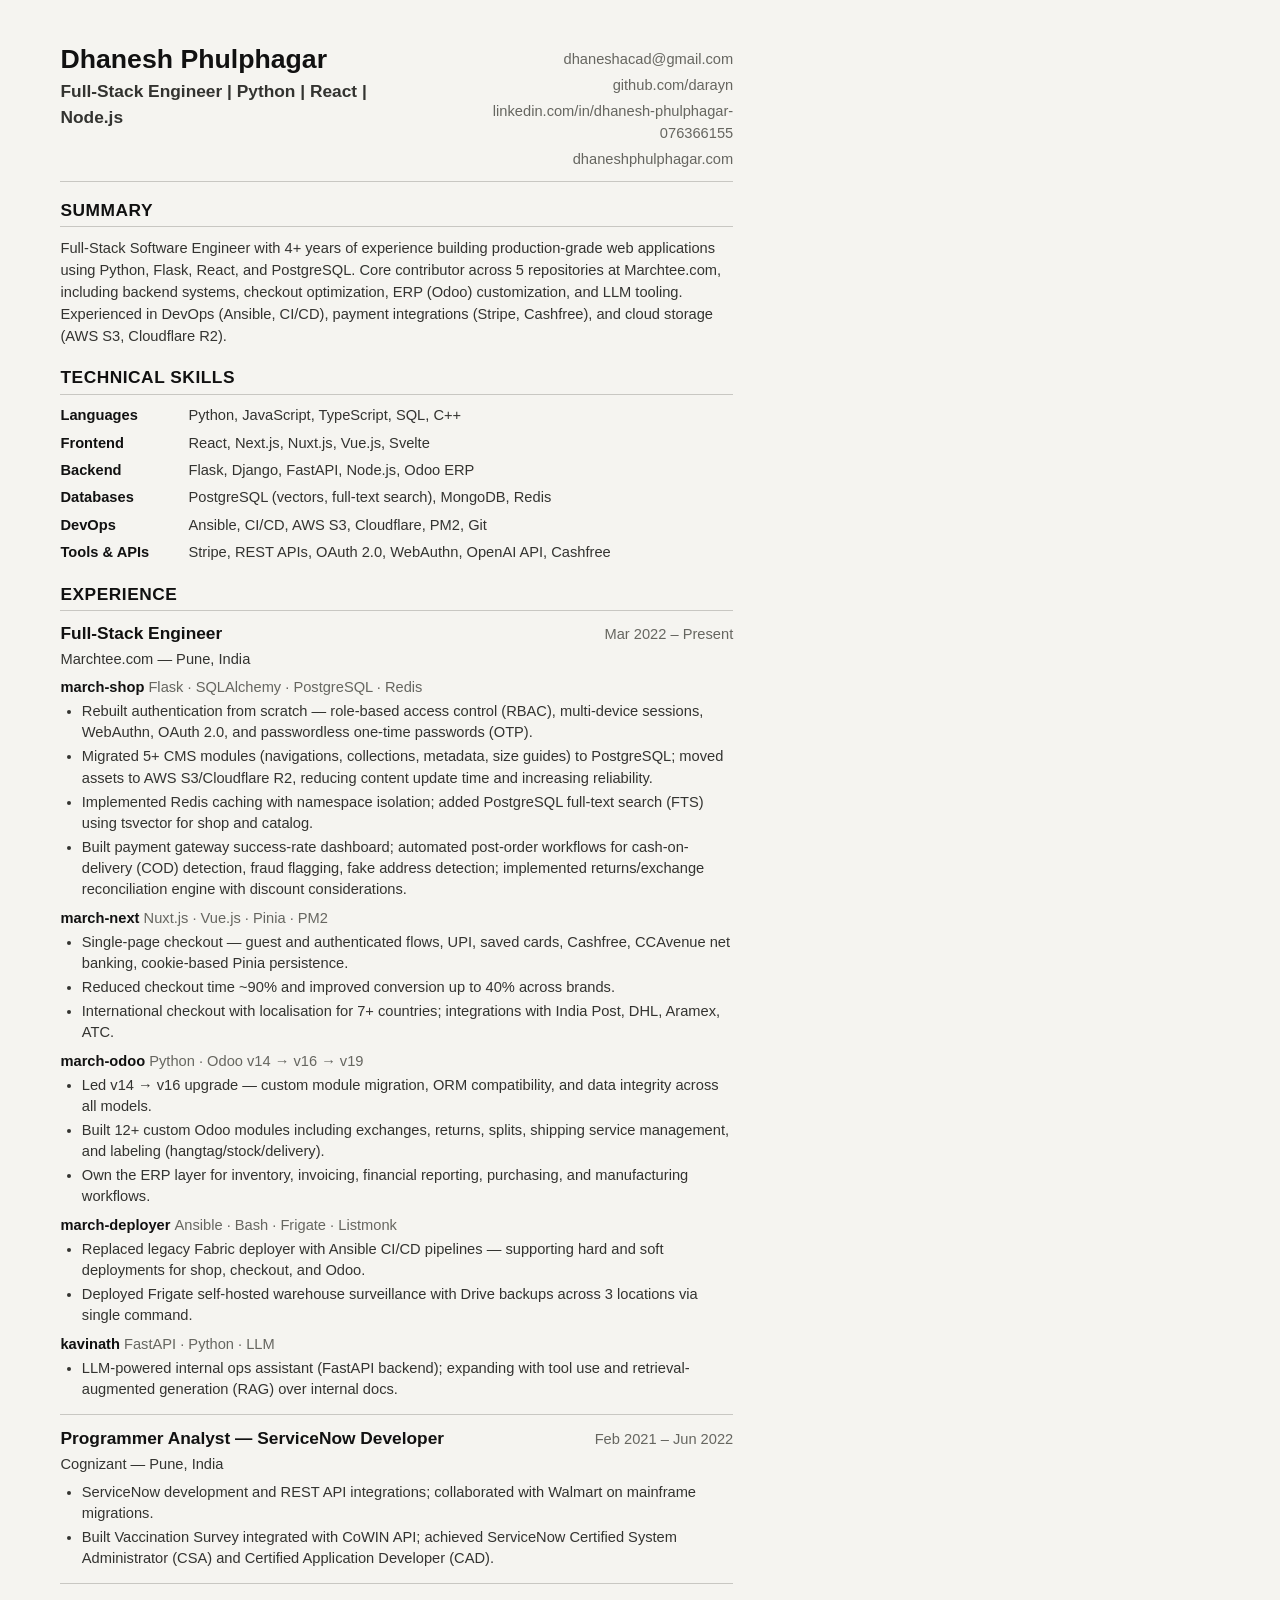
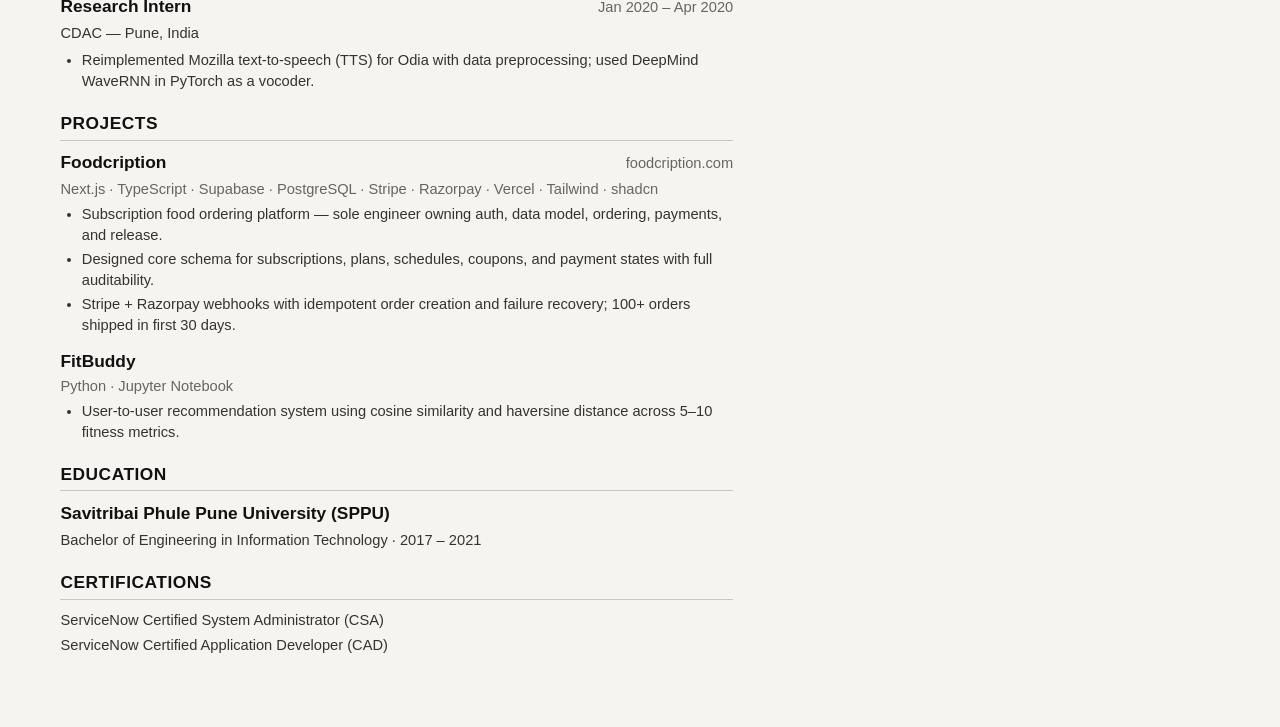
<file: weasy/resume_ats.html>
<!DOCTYPE html>
<html lang="en">
<head>
<meta charset="UTF-8"/>
<style>
  /* ATS mode: system fonts only, 2 sizes, single-column */

  :root {
    --bg:    #F5F4F0;
    --ink:   #111111;
    --ink2:  #333330;
    --muted: #666660;
    --rule:  #C8C7C2;
  }

  * { box-sizing: border-box; margin: 0; padding: 0; }
  @page { size: A4; margin: 0; }

  html, body {
    width: 210mm;
    background: var(--bg);
    color: var(--ink);
    font-family: Arial, Helvetica, sans-serif;
    font-size: 11pt;
    line-height: 1.5;
  }

  .page {
    width: 210mm;
    padding: 12mm 16mm 14mm 16mm;
  }

  /* HEADER */
  .header {
    display: flex;
    justify-content: space-between;
    align-items: flex-start;
    padding-bottom: 8pt;
    border-bottom: 1.5px solid var(--rule);
    margin-bottom: 12pt;
  }
  .header-left { display: flex; flex-direction: column; gap: 3pt; }
  .header-name {
    font-size: 20pt;
    font-weight: 700;
    color: var(--ink);
    line-height: 1.1;
  }
  .header-title {
    font-size: 13pt;
    font-weight: 700;
    color: var(--ink2);
  }
  .header-right {
    text-align: right;
    display: flex;
    flex-direction: column;
    gap: 3pt;
    padding-top: 2pt;
  }
  .header-right a, .header-right span {
    font-size: 11pt;
    color: var(--muted);
    text-decoration: none;
    display: block;
  }

  /* SECTIONS */
  .section { margin-bottom: 14pt; }
  .section-label {
    font-size: 13pt;
    font-weight: 700;
    color: var(--ink);
    text-transform: uppercase;
    letter-spacing: 0.03em;
    border-bottom: 1px solid var(--rule);
    padding-bottom: 2pt;
    margin-bottom: 7pt;
  }

  /* SUMMARY */
  .about-text { color: var(--ink2); }

  /* TECHNICAL SKILLS */
  .skills-block { display: flex; flex-direction: column; gap: 4pt; }
  .skill-row { display: flex; gap: 6pt; }
  .skill-cat { font-weight: 700; color: var(--ink); min-width: 90pt; }
  .skill-vals { color: var(--ink2); }

  /* EXPERIENCE */
  .exp-entry { margin-bottom: 10pt; }
  .exp-entry:last-child { margin-bottom: 0; }
  .exp-header {
    display: flex;
    justify-content: space-between;
    align-items: baseline;
    margin-bottom: 1pt;
  }
  .exp-role { font-size: 13pt; font-weight: 700; color: var(--ink); }
  .exp-date { font-size: 11pt; color: var(--muted); }
  .exp-company { color: var(--ink2); margin-bottom: 5pt; }

  /* REPO GROUPS */
  .repo-group { margin-bottom: 5pt; }
  .repo-group:last-child { margin-bottom: 0; }
  .repo-label { font-weight: 700; color: var(--ink); margin-bottom: 2pt; }
  .repo-stack-small { font-weight: 400; color: var(--muted); }

  /* BULLETS */
  ul.bullets { list-style: disc; padding-left: 16pt; margin: 0; }
  ul.bullets li {
    color: var(--ink2);
    line-height: 1.45;
    margin-bottom: 2pt;
  }

  /* PROJECTS */
  .project-entry { margin-bottom: 9pt; }
  .project-entry:last-child { margin-bottom: 0; }
  .project-header {
    display: flex;
    justify-content: space-between;
    align-items: baseline;
    margin-bottom: 1pt;
  }
  .project-name { font-size: 13pt; font-weight: 700; color: var(--ink); }
  .project-url { font-size: 11pt; color: var(--muted); text-decoration: none; }
  .project-stack { color: var(--muted); margin-bottom: 3pt; }

  /* EDUCATION */
  .edu-name { font-size: 13pt; font-weight: 700; color: var(--ink); }
  .edu-sub { color: var(--ink2); margin-top: 2pt; }

  /* CERTIFICATIONS */
  .cert-item { color: var(--ink2); margin-bottom: 2pt; }
  .cert-item:last-child { margin-bottom: 0; }

  .divider { border: none; border-top: 1px solid var(--rule); margin: 8pt 0; }
</style>
</head>
<body>
<div class="page">

  <!-- HEADER -->
  <div class="header">
    <div class="header-left">
      <div class="header-name">Dhanesh Phulphagar</div>
      <div class="header-title">Full-Stack Engineer | Python | React | Node.js</div>
    </div>
    <div class="header-right">
      <a href="mailto:dhaneshacad@gmail.com">dhaneshacad@gmail.com</a>
      <a href="https://github.com/darayn">github.com/darayn</a>
      <a href="https://www.linkedin.com/in/dhanesh-phulphagar-076366155/">linkedin.com/in/dhanesh-phulphagar-076366155</a>
      <a href="https://dhaneshphulphagar.com">dhaneshphulphagar.com</a>
    </div>
  </div>

  <!-- SUMMARY -->
  <div class="section">
    <div class="section-label">Summary</div>
    <div class="about-text">Full-Stack Software Engineer with 4+ years of experience building production-grade web applications using Python, Flask, React, and PostgreSQL. Core contributor across 5 repositories at Marchtee.com, including backend systems, checkout optimization, ERP (Odoo) customization, and LLM tooling. Experienced in DevOps (Ansible, CI/CD), payment integrations (Stripe, Cashfree), and cloud storage (AWS S3, Cloudflare R2).</div>
  </div>

  <!-- TECHNICAL SKILLS -->
  <div class="section">
    <div class="section-label">Technical Skills</div>
    <div class="skills-block">
      <div class="skill-row">
        <span class="skill-cat">Languages</span>
        <span class="skill-vals">Python, JavaScript, TypeScript, SQL, C++</span>
      </div>
      <div class="skill-row">
        <span class="skill-cat">Frontend</span>
        <span class="skill-vals">React, Next.js, Nuxt.js, Vue.js, Svelte</span>
      </div>
      <div class="skill-row">
        <span class="skill-cat">Backend</span>
        <span class="skill-vals">Flask, Django, FastAPI, Node.js, Odoo ERP</span>
      </div>
      <div class="skill-row">
        <span class="skill-cat">Databases</span>
        <span class="skill-vals">PostgreSQL (vectors, full-text search), MongoDB, Redis</span>
      </div>
      <div class="skill-row">
        <span class="skill-cat">DevOps</span>
        <span class="skill-vals">Ansible, CI/CD, AWS S3, Cloudflare, PM2, Git</span>
      </div>
      <div class="skill-row">
        <span class="skill-cat">Tools &amp; APIs</span>
        <span class="skill-vals">Stripe, REST APIs, OAuth 2.0, WebAuthn, OpenAI API, Cashfree</span>
      </div>
    </div>
  </div>

  <!-- EXPERIENCE -->
  <div class="section">
    <div class="section-label">Experience</div>

    <!-- MARCHTEE -->
    <div class="exp-entry">
      <div class="exp-header">
        <span class="exp-role">Full-Stack Engineer</span>
        <span class="exp-date">Mar 2022 – Present</span>
      </div>
      <div class="exp-company">Marchtee.com — Pune, India</div>

      <div class="repo-group">
        <div class="repo-label">march-shop <span class="repo-stack-small">Flask · SQLAlchemy · PostgreSQL · Redis</span></div>
        <ul class="bullets">
          <li>Rebuilt authentication from scratch — role-based access control (RBAC), multi-device sessions, WebAuthn, OAuth 2.0, and passwordless one-time passwords (OTP).</li>
          <li>Migrated 5+ CMS modules (navigations, collections, metadata, size guides) to PostgreSQL; moved assets to AWS S3/Cloudflare R2, reducing content update time and increasing reliability.</li>
          <li>Implemented Redis caching with namespace isolation; added PostgreSQL full-text search (FTS) using tsvector for shop and catalog.</li>
          <li>Built payment gateway success-rate dashboard; automated post-order workflows for cash-on-delivery (COD) detection, fraud flagging, fake address detection; implemented returns/exchange reconciliation engine with discount considerations.</li>
        </ul>
      </div>

      <div class="repo-group">
        <div class="repo-label">march-next <span class="repo-stack-small">Nuxt.js · Vue.js · Pinia · PM2</span></div>
        <ul class="bullets">
          <li>Single-page checkout — guest and authenticated flows, UPI, saved cards, Cashfree, CCAvenue net banking, cookie-based Pinia persistence.</li>
          <li>Reduced checkout time ~90% and improved conversion up to 40% across brands.</li>
          <li>International checkout with localisation for 7+ countries; integrations with India Post, DHL, Aramex, ATC.</li>
        </ul>
      </div>

      <div class="repo-group">
        <div class="repo-label">march-odoo <span class="repo-stack-small">Python · Odoo v14 → v16 → v19</span></div>
        <ul class="bullets">
          <li>Led v14 → v16 upgrade — custom module migration, ORM compatibility, and data integrity across all models.</li>
          <li>Built 12+ custom Odoo modules including exchanges, returns, splits, shipping service management, and labeling (hangtag/stock/delivery).</li>
          <li>Own the ERP layer for inventory, invoicing, financial reporting, purchasing, and manufacturing workflows.</li>
        </ul>
      </div>

      <div class="repo-group">
        <div class="repo-label">march-deployer <span class="repo-stack-small">Ansible · Bash · Frigate · Listmonk</span></div>
        <ul class="bullets">
          <li>Replaced legacy Fabric deployer with Ansible CI/CD pipelines — supporting hard and soft deployments for shop, checkout, and Odoo.</li>
          <li>Deployed Frigate self-hosted warehouse surveillance with Drive backups across 3 locations via single command.</li>
        </ul>
      </div>

      <div class="repo-group">
        <div class="repo-label">kavinath <span class="repo-stack-small">FastAPI · Python · LLM</span></div>
        <ul class="bullets">
          <li>LLM-powered internal ops assistant (FastAPI backend); expanding with tool use and retrieval-augmented generation (RAG) over internal docs.</li>
        </ul>
      </div>
    </div>

    <hr class="divider"/>

    <div class="exp-entry">
      <div class="exp-header">
        <span class="exp-role">Programmer Analyst — ServiceNow Developer</span>
        <span class="exp-date">Feb 2021 – Jun 2022</span>
      </div>
      <div class="exp-company">Cognizant — Pune, India</div>
      <ul class="bullets">
        <li>ServiceNow development and REST API integrations; collaborated with Walmart on mainframe migrations.</li>
        <li>Built Vaccination Survey integrated with CoWIN API; achieved ServiceNow Certified System Administrator (CSA) and Certified Application Developer (CAD).</li>
      </ul>
    </div>

    <hr class="divider"/>

    <div class="exp-entry">
      <div class="exp-header">
        <span class="exp-role">Research Intern</span>
        <span class="exp-date">Jan 2020 – Apr 2020</span>
      </div>
      <div class="exp-company">CDAC — Pune, India</div>
      <ul class="bullets">
        <li>Reimplemented Mozilla text-to-speech (TTS) for Odia with data preprocessing; used DeepMind WaveRNN in PyTorch as a vocoder.</li>
      </ul>
    </div>
  </div>

  <!-- PROJECTS -->
  <div class="section">
    <div class="section-label">Projects</div>

    <div class="project-entry">
      <div class="project-header">
        <span class="project-name">Foodcription</span>
        <a class="project-url" href="https://foodcription.com">foodcription.com</a>
      </div>
      <div class="project-stack">Next.js · TypeScript · Supabase · PostgreSQL · Stripe · Razorpay · Vercel · Tailwind · shadcn</div>
      <ul class="bullets">
        <li>Subscription food ordering platform — sole engineer owning auth, data model, ordering, payments, and release.</li>
        <li>Designed core schema for subscriptions, plans, schedules, coupons, and payment states with full auditability.</li>
        <li>Stripe + Razorpay webhooks with idempotent order creation and failure recovery; 100+ orders shipped in first 30 days.</li>
      </ul>
    </div>

    <div class="project-entry">
      <div class="project-name">FitBuddy</div>
      <div class="project-stack">Python · Jupyter Notebook</div>
      <ul class="bullets">
        <li>User-to-user recommendation system using cosine similarity and haversine distance across 5–10 fitness metrics.</li>
      </ul>
    </div>
  </div>

  <!-- EDUCATION -->
  <div class="section">
    <div class="section-label">Education</div>
    <div class="edu-name">Savitribai Phule Pune University (SPPU)</div>
    <div class="edu-sub">Bachelor of Engineering in Information Technology · 2017 – 2021</div>
  </div>

  <!-- CERTIFICATIONS -->
  <div class="section">
    <div class="section-label">Certifications</div>
    <div class="cert-item">ServiceNow Certified System Administrator (CSA)</div>
    <div class="cert-item">ServiceNow Certified Application Developer (CAD)</div>
  </div>

</div>
</body>
</html>
</file>
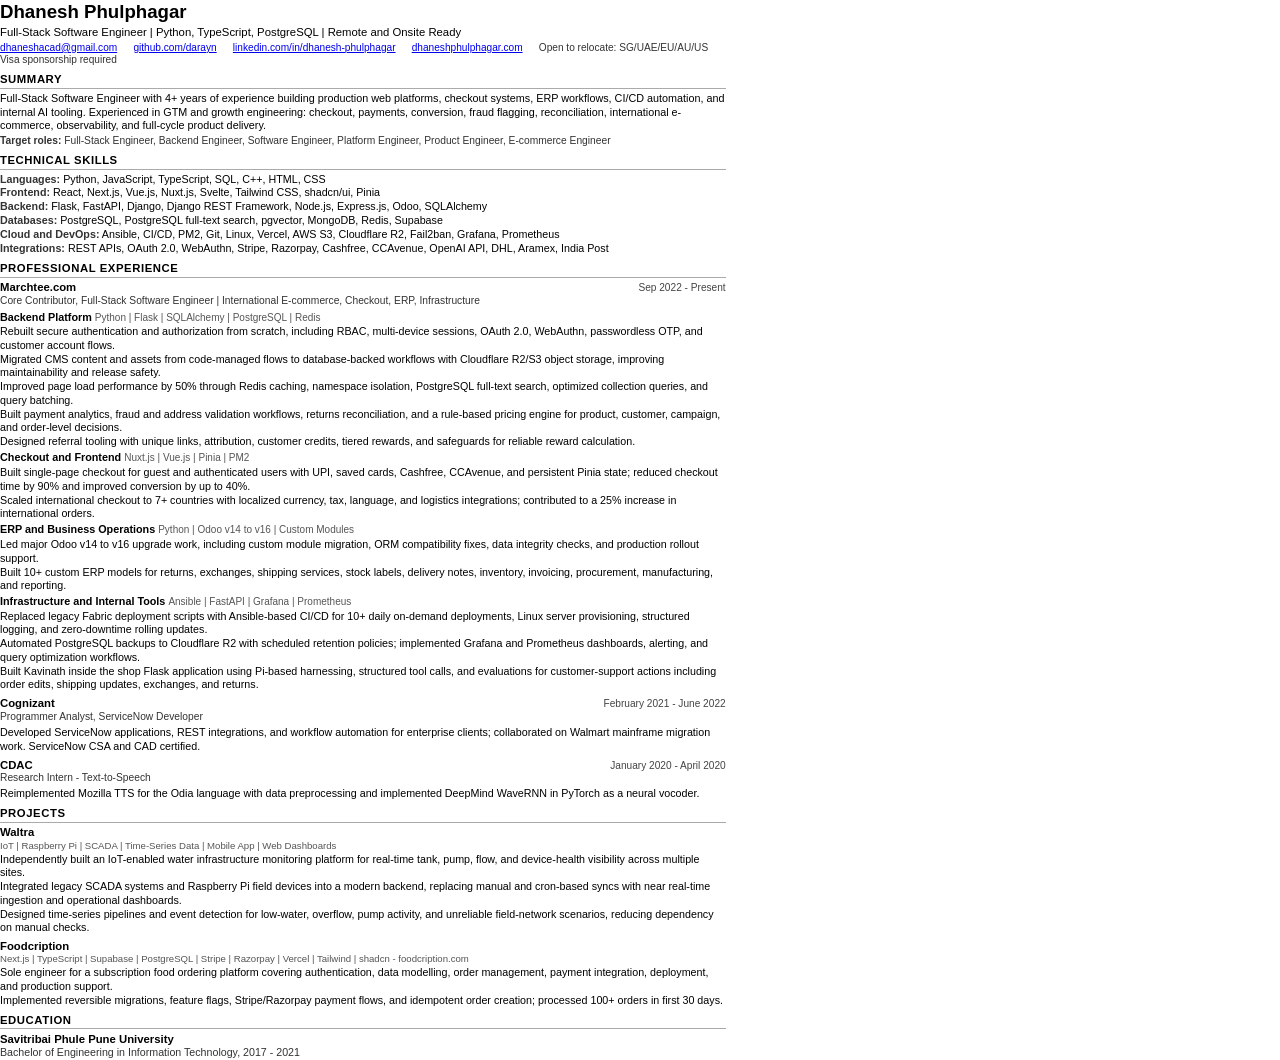
<file: weasy/resume_dhanesh_eu.html>
<!DOCTYPE html>
<html lang="en">
<head>
<meta charset="UTF-8"/>
<style>
  @page { size: A4; margin: 6mm 9mm 6mm 9mm; }

  * { box-sizing: border-box; margin: 0; padding: 0; }

  html, body {
    width: 192mm;
    background: #ffffff;
    color: #000000;
    font-family: Arial, Helvetica, sans-serif;
    font-size: 8.5pt;
    line-height: 1.26;
    word-wrap: break-word;
    overflow-wrap: break-word;
  }

  .name { font-size: 14pt; font-weight: bold; margin-bottom: 1pt; }
  .tagline { font-size: 8.5pt; margin-bottom: 2pt; }
  .contact { font-size: 7.6pt; color: #333; margin-bottom: 4pt; line-height: 1.25; }
  .contact span { margin-right: 10pt; display: inline-block; }

  .section-title {
    font-size: 8.5pt;
    font-weight: bold;
    text-transform: uppercase;
    letter-spacing: 0.05em;
    margin: 4pt 0 2pt 0;
    border-bottom: 0.7px solid #aaa;
    padding-bottom: 1pt;
  }

  .summary { font-size: 8.1pt; line-height: 1.28; margin-bottom: 1pt; }
  .keywords { font-size: 7.7pt; color: #333; line-height: 1.25; margin-top: 1.5pt; }

  .job { margin-bottom: 3.5pt; }
  .job-header { display: flex; justify-content: space-between; align-items: baseline; }
  .job-company { font-weight: bold; font-size: 8.5pt; }
  .job-date { font-size: 7.6pt; color: #444; }
  .job-title { font-size: 7.7pt; color: #333; margin-bottom: 1.5pt; }

  .repo-name { font-size: 8.1pt; font-weight: bold; margin: 2pt 0 0.5pt 0; }
  .repo-stack { font-size: 7.2pt; color: #555; }

  ul { padding-left: 0; margin: 1pt 0 1pt 0; }
  ul li { font-size: 8.05pt; line-height: 1.25; margin-bottom: 0.5pt; list-style-type: none; }

  .skills-list { margin-top: 1pt; }
  .skill-line { font-size: 8.05pt; line-height: 1.24; margin-bottom: 0.5pt; }
  .skill-line strong { color: #333; }

  .project { margin-bottom: 3pt; }
  .project-name { font-weight: bold; font-size: 8.5pt; }
  .project-meta { font-size: 7.2pt; color: #555; margin-bottom: 1pt; }

  .edu-school { font-weight: bold; font-size: 8.5pt; }
  .edu-degree { font-size: 8pt; color: #333; }
</style>
</head>
<body>

  <div class="name">Dhanesh Phulphagar</div>
  <div class="tagline">Full-Stack Software Engineer | Python, TypeScript, PostgreSQL | Remote and Onsite Ready</div>
  <div class="contact">
    <span><a href="mailto:dhaneshacad@gmail.com" target="_blank">dhaneshacad@gmail.com</a></span>
    <span><a href="https://github.com/darayn" target="_blank">github.com/darayn</a></span>
    <span><a href="https://www.linkedin.com/in/dhanesh-phulphagar-076366155/" target="_blank">linkedin.com/in/dhanesh-phulphagar</a></span>
    <span><a href="https://dhaneshphulphagar.com" target="_blank">dhaneshphulphagar.com</a></span>
    <span>Open to relocate: SG/UAE/EU/AU/US</span>
    <span>Visa sponsorship required</span>
  </div>

  <div class="section-title">Summary</div>
  <p class="summary">Full-Stack Software Engineer with 4+ years of experience building production web platforms, checkout systems, ERP workflows, CI/CD automation, and internal AI tooling. Experienced in GTM and growth engineering: checkout, payments, conversion, fraud flagging, reconciliation, international e-commerce, observability, and full-cycle product delivery.</p>
  <p class="keywords"><strong>Target roles:</strong> Full-Stack Engineer, Backend Engineer, Software Engineer, Platform Engineer, Product Engineer, E-commerce Engineer</p>

  <div class="section-title">Technical Skills</div>
  <div class="skills-list">
    <div class="skill-line"><strong>Languages:</strong> Python, JavaScript, TypeScript, SQL, C++, HTML, CSS</div>
    <div class="skill-line"><strong>Frontend:</strong> React, Next.js, Vue.js, Nuxt.js, Svelte, Tailwind CSS, shadcn/ui, Pinia</div>
    <div class="skill-line"><strong>Backend:</strong> Flask, FastAPI, Django, Django REST Framework, Node.js, Express.js, Odoo, SQLAlchemy</div>
    <div class="skill-line"><strong>Databases:</strong> PostgreSQL, PostgreSQL full-text search, pgvector, MongoDB, Redis, Supabase</div>
    <div class="skill-line"><strong>Cloud and DevOps:</strong> Ansible, CI/CD, PM2, Git, Linux, Vercel, AWS S3, Cloudflare R2, Fail2ban, Grafana, Prometheus</div>
    <div class="skill-line"><strong>Integrations:</strong> REST APIs, OAuth 2.0, WebAuthn, Stripe, Razorpay, Cashfree, CCAvenue, OpenAI API, DHL, Aramex, India Post</div>
  </div>

  <div class="section-title">Professional Experience</div>

  <div class="job">
    <div class="job-header">
      <span class="job-company">Marchtee.com</span>
      <span class="job-date">Sep 2022 - Present</span>
    </div>
    <div class="job-title">Core Contributor, Full-Stack Software Engineer | International E-commerce, Checkout, ERP, Infrastructure</div>

    <div class="repo-name">Backend Platform <span style="font-weight:normal;font-size:7.5pt;color:#555;">Python | Flask | SQLAlchemy | PostgreSQL | Redis</span></div>
    <ul>
      <li>Rebuilt secure authentication and authorization from scratch, including RBAC, multi-device sessions, OAuth 2.0, WebAuthn, passwordless OTP, and customer account flows.</li>
      <li>Migrated CMS content and assets from code-managed flows to database-backed workflows with Cloudflare R2/S3 object storage, improving maintainability and release safety.</li>
      <li>Improved page load performance by 50% through Redis caching, namespace isolation, PostgreSQL full-text search, optimized collection queries, and query batching.</li>
      <li>Built payment analytics, fraud and address validation workflows, returns reconciliation, and a rule-based pricing engine for product, customer, campaign, and order-level decisions.</li>
      <li>Designed referral tooling with unique links, attribution, customer credits, tiered rewards, and safeguards for reliable reward calculation.</li>
    </ul>

    <div class="repo-name">Checkout and Frontend <span style="font-weight:normal;font-size:7.5pt;color:#555;">Nuxt.js | Vue.js | Pinia | PM2</span></div>
    <ul>
      <li>Built single-page checkout for guest and authenticated users with UPI, saved cards, Cashfree, CCAvenue, and persistent Pinia state; reduced checkout time by 90% and improved conversion by up to 40%.</li>
      <li>Scaled international checkout to 7+ countries with localized currency, tax, language, and logistics integrations; contributed to a 25% increase in international orders.</li>
    </ul>

    <div class="repo-name">ERP and Business Operations <span style="font-weight:normal;font-size:7.5pt;color:#555;">Python | Odoo v14 to v16 | Custom Modules</span></div>
    <ul>
      <li>Led major Odoo v14 to v16 upgrade work, including custom module migration, ORM compatibility fixes, data integrity checks, and production rollout support.</li>
      <li>Built 10+ custom ERP models for returns, exchanges, shipping services, stock labels, delivery notes, inventory, invoicing, procurement, manufacturing, and reporting.</li>
    </ul>

    <div class="repo-name">Infrastructure and Internal Tools <span style="font-weight:normal;font-size:7.5pt;color:#555;">Ansible | FastAPI | Grafana | Prometheus</span></div>
    <ul>
      <li>Replaced legacy Fabric deployment scripts with Ansible-based CI/CD for 10+ daily on-demand deployments, Linux server provisioning, structured logging, and zero-downtime rolling updates.</li>
      <li>Automated PostgreSQL backups to Cloudflare R2 with scheduled retention policies; implemented Grafana and Prometheus dashboards, alerting, and query optimization workflows.</li>
      <li>Built Kavinath inside the shop Flask application using Pi-based harnessing, structured tool calls, and evaluations for customer-support actions including order edits, shipping updates, exchanges, and returns.</li>
    </ul>
  </div>

  <div class="job">
    <div class="job-header">
      <span class="job-company">Cognizant</span>
      <span class="job-date">February 2021 - June 2022</span>
    </div>
    <div class="job-title">Programmer Analyst, ServiceNow Developer</div>
    <ul>
      <li>Developed ServiceNow applications, REST integrations, and workflow automation for enterprise clients; collaborated on Walmart mainframe migration work. ServiceNow CSA and CAD certified.</li>
    </ul>
  </div>

  <div class="job">
    <div class="job-header">
      <span class="job-company">CDAC</span>
      <span class="job-date">January 2020 - April 2020</span>
    </div>
    <div class="job-title">Research Intern - Text-to-Speech</div>
    <ul>
      <li>Reimplemented Mozilla TTS for the Odia language with data preprocessing and implemented DeepMind WaveRNN in PyTorch as a neural vocoder.</li>
    </ul>
  </div>

  <div class="section-title">Projects</div>

  <div class="project">
    <span class="project-name">Waltra</span>
    <div class="project-meta">IoT | Raspberry Pi | SCADA | Time-Series Data | Mobile App | Web Dashboards</div>
    <ul>
      <li>Independently built an IoT-enabled water infrastructure monitoring platform for real-time tank, pump, flow, and device-health visibility across multiple sites.</li>
      <li>Integrated legacy SCADA systems and Raspberry Pi field devices into a modern backend, replacing manual and cron-based syncs with near real-time ingestion and operational dashboards.</li>
      <li>Designed time-series pipelines and event detection for low-water, overflow, pump activity, and unreliable field-network scenarios, reducing dependency on manual checks.</li>
    </ul>
  </div>

  <div class="project">
    <span class="project-name">Foodcription</span>
    <div class="project-meta">Next.js | TypeScript | Supabase | PostgreSQL | Stripe | Razorpay | Vercel | Tailwind | shadcn - foodcription.com</div>
    <ul>
      <li>Sole engineer for a subscription food ordering platform covering authentication, data modelling, order management, payment integration, deployment, and production support.</li>
      <li>Implemented reversible migrations, feature flags, Stripe/Razorpay payment flows, and idempotent order creation; processed 100+ orders in first 30 days.</li>
    </ul>
  </div>

  <div class="section-title">Education</div>
  <div class="edu-school">Savitribai Phule Pune University</div>
  <div class="edu-degree">Bachelor of Engineering in Information Technology, 2017 - 2021</div>
<!-- 
  <div class="section-title">Certifications</div>
  <ul>
    <li>ServiceNow Certified System Administrator (CSA) &nbsp;&nbsp; ServiceNow Certified Application Developer (CAD)</li>
  </ul> -->

</body>
</html>
</file>
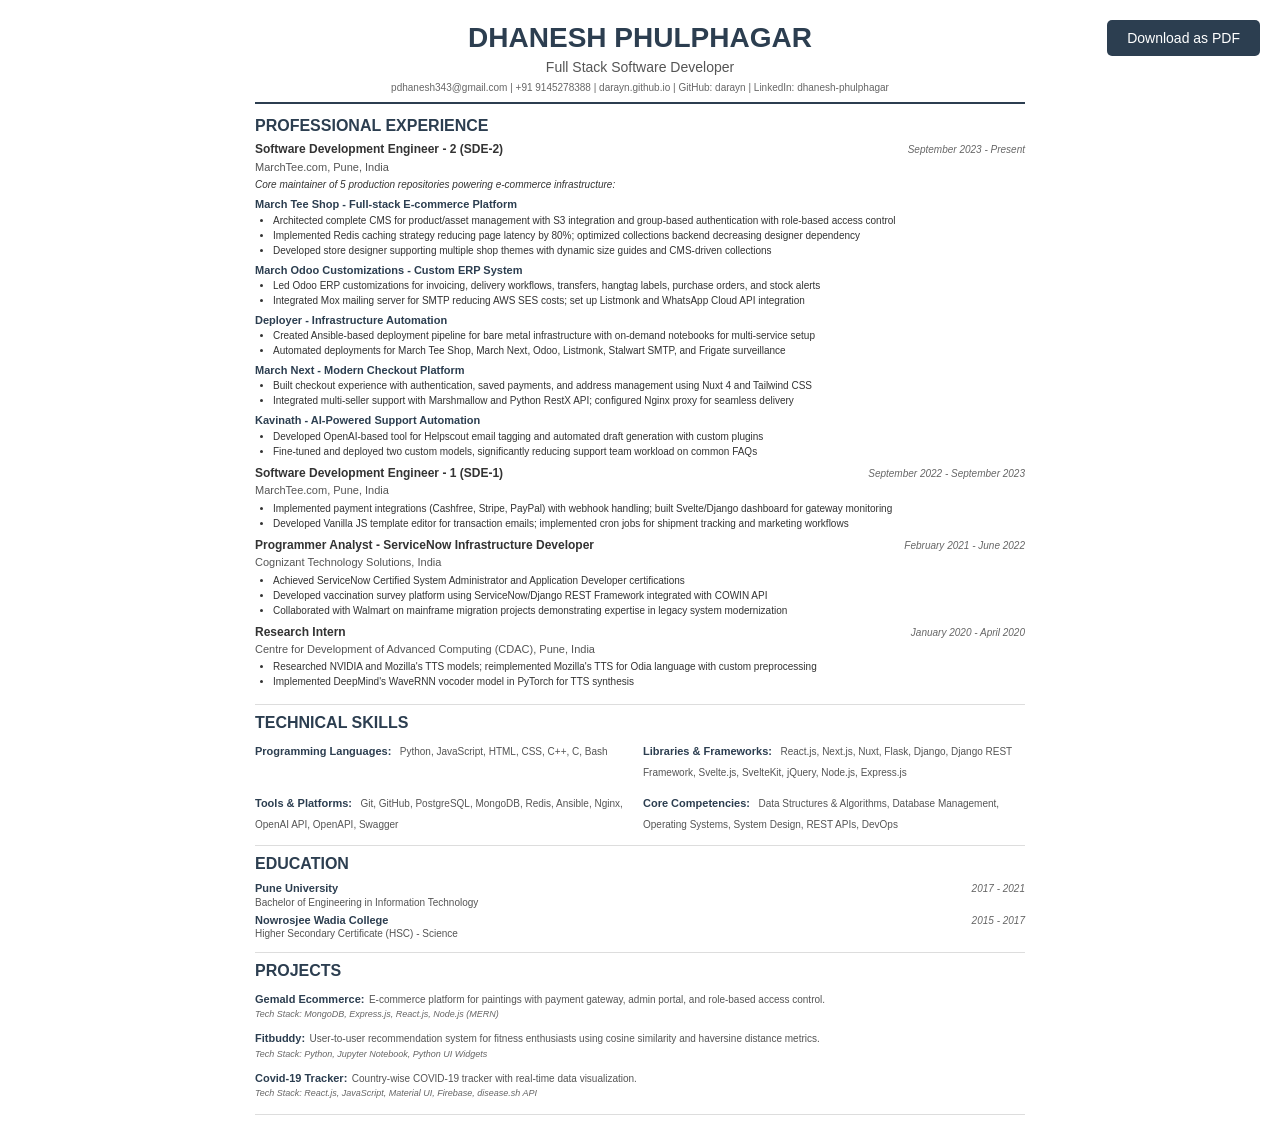
<file: assets/resume/generator.html>
<!DOCTYPE html>
<html lang="en">
<head>
    <meta charset="UTF-8">
    <meta name="viewport" content="width=device-width, initial-scale=1.0">
    <title>Dhanesh Phulphagar - Resume</title>
    <style>
        * {
            margin: 0;
            padding: 0;
            box-sizing: border-box;
        }
        
        body {
            font-family: 'Calibri', 'Arial', sans-serif;
            line-height: 1.3;
            color: #333;
            max-width: 850px;
            margin: 0 auto;
            padding: 20px 40px;
            background: white;
        }
        
        header {
            text-align: center;
            margin-bottom: 12px;
            padding-bottom: 8px;
            border-bottom: 2px solid #2c3e50;
        }
        
        h1 {
            font-size: 28px;
            color: #2c3e50;
            margin-bottom: 2px;
            font-weight: 700;
        }
        
        .subtitle {
            font-size: 14px;
            color: #555;
            margin-bottom: 4px;
        }
        
        .contact-info {
            font-size: 10px;
            color: #666;
            margin-top: 4px;
        }
        
        .contact-info a {
            color: #666;
            text-decoration: none;
        }
        
        section {
            border-bottom: 1px solid #ddd;
            padding-bottom: 8px;
            margin-bottom: 8px;
        }
        
        section:last-child {
            border-bottom: none;
        }
        
        h2 {
            font-size: 16px;
            color: #2c3e50;
            margin-top: 8px;
            margin-bottom: 6px;
            font-weight: 700;
            text-transform: uppercase;
        }
        
        h3 {
            font-size: 11px;
            color: #2c3e50;
            margin-top: 6px;
            margin-bottom: 2px;
            font-weight: 700;
        }
        
        .job-header {
            display: flex;
            justify-content: space-between;
            align-items: baseline;
            margin-bottom: 2px;
        }
        
        .job-title {
            font-size: 12px;
            font-weight: 600;
            color: #333;
        }
        
        .job-date {
            font-size: 10px;
            color: #666;
            font-style: italic;
        }
        
        .company {
            font-size: 11px;
            color: #555;
            margin-bottom: 4px;
        }
        
        .section-content {
            margin-bottom: 8px;
        }
        
        ul {
            margin-left: 18px;
            margin-top: 2px;
            margin-bottom: 4px;
        }
        
        li {
            font-size: 10px;
            margin-bottom: 2px;
            line-height: 1.3;
        }
        
        .skills-grid {
            display: grid;
            grid-template-columns: 1fr 1fr;
            gap: 6px;
            margin-top: 4px;
        }
        
        .skill-category {
            margin-bottom: 4px;
        }
        
        .skill-category strong {
            font-size: 11px;
            color: #2c3e50;
            display: inline;
            margin-right: 4px;
        }
        
        .skill-category span {
            font-size: 10px;
            color: #555;
            line-height: 1.3;
        }
        
        .project {
            margin-bottom: 6px;
        }
        
        .project-title {
            font-size: 11px;
            font-weight: 600;
            color: #2c3e50;
            display: inline;
        }
        
        .project-desc {
            font-size: 10px;
            color: #555;
            display: inline;
        }
        
        .tech-stack {
            font-size: 9px;
            color: #666;
            font-style: italic;
            margin-top: 1px;
        }
        
        .education-item {
            margin-bottom: 4px;
        }
        
        .edu-header {
            display: flex;
            justify-content: space-between;
            align-items: baseline;
        }
        
        .edu-school {
            font-size: 11px;
            font-weight: 600;
            color: #2c3e50;
        }
        
        .edu-date {
            font-size: 10px;
            color: #666;
            font-style: italic;
        }
        
        .edu-degree {
            font-size: 10px;
            color: #555;
        }
        
        .intro-text {
            font-size: 10px;
            margin-bottom: 4px;
            font-style: italic;
        }
        
        @media print {
            body {
                padding: 15px 30px;
            }
        }
    </style>
</head>
<body>
    <header>
        <h1>DHANESH PHULPHAGAR</h1>
        <div class="subtitle">Full Stack Software Developer</div>
        <div class="contact-info">
            pdhanesh343@gmail.com | +91 9145278388 | 
            <a href="https://darayn.github.io">darayn.github.io</a> | 
            GitHub: darayn | LinkedIn: dhanesh-phulphagar
        </div>
    </header>

    <section>
        <h2>Professional Experience</h2>
        
        <div class="section-content">
            <div class="job-header">
                <div class="job-title">Software Development Engineer - 2 (SDE-2)</div>
                <div class="job-date">September 2023 - Present</div>
            </div>
            <div class="company">MarchTee.com, Pune, India</div>
            <p class="intro-text">Core maintainer of 5 production repositories powering e-commerce infrastructure:</p>
            
            <h3>March Tee Shop - Full-stack E-commerce Platform</h3>
            <ul>
                <li>Architected complete CMS for product/asset management with S3 integration and group-based authentication with role-based access control</li>
                <li>Implemented Redis caching strategy reducing page latency by 80%; optimized collections backend decreasing designer dependency</li>
                <li>Developed store designer supporting multiple shop themes with dynamic size guides and CMS-driven collections</li>
            </ul>
            
            <h3>March Odoo Customizations - Custom ERP System</h3>
            <ul>
                <li>Led Odoo ERP customizations for invoicing, delivery workflows, transfers, hangtag labels, purchase orders, and stock alerts</li>
                <li>Integrated Mox mailing server for SMTP reducing AWS SES costs; set up Listmonk and WhatsApp Cloud API integration</li>
            </ul>
            
            <h3>Deployer - Infrastructure Automation</h3>
            <ul>
                <li>Created Ansible-based deployment pipeline for bare metal infrastructure with on-demand notebooks for multi-service setup</li>
                <li>Automated deployments for March Tee Shop, March Next, Odoo, Listmonk, Stalwart SMTP, and Frigate surveillance</li>
            </ul>
            
            <h3>March Next - Modern Checkout Platform</h3>
            <ul>
                <li>Built checkout experience with authentication, saved payments, and address management using Nuxt 4 and Tailwind CSS</li>
                <li>Integrated multi-seller support with Marshmallow and Python RestX API; configured Nginx proxy for seamless delivery</li>
            </ul>
            
            <h3>Kavinath - AI-Powered Support Automation</h3>
            <ul>
                <li>Developed OpenAI-based tool for Helpscout email tagging and automated draft generation with custom plugins</li>
                <li>Fine-tuned and deployed two custom models, significantly reducing support team workload on common FAQs</li>
            </ul>
        </div>
        
        <div class="section-content">
            <div class="job-header">
                <div class="job-title">Software Development Engineer - 1 (SDE-1)</div>
                <div class="job-date">September 2022 - September 2023</div>
            </div>
            <div class="company">MarchTee.com, Pune, India</div>
            <ul>
                <li>Implemented payment integrations (Cashfree, Stripe, PayPal) with webhook handling; built Svelte/Django dashboard for gateway monitoring</li>
                <li>Developed Vanilla JS template editor for transaction emails; implemented cron jobs for shipment tracking and marketing workflows</li>
            </ul>
        </div>
        
        <div class="section-content">
            <div class="job-header">
                <div class="job-title">Programmer Analyst - ServiceNow Infrastructure Developer</div>
                <div class="job-date">February 2021 - June 2022</div>
            </div>
            <div class="company">Cognizant Technology Solutions, India</div>
            <ul>
                <li>Achieved ServiceNow Certified System Administrator and Application Developer certifications</li>
                <li>Developed vaccination survey platform using ServiceNow/Django REST Framework integrated with COWIN API</li>
                <li>Collaborated with Walmart on mainframe migration projects demonstrating expertise in legacy system modernization</li>
            </ul>
        </div>
        
        <div class="section-content">
            <div class="job-header">
                <div class="job-title">Research Intern</div>
                <div class="job-date">January 2020 - April 2020</div>
            </div>
            <div class="company">Centre for Development of Advanced Computing (CDAC), Pune, India</div>
            <ul>
                <li>Researched NVIDIA and Mozilla's TTS models; reimplemented Mozilla's TTS for Odia language with custom preprocessing</li>
                <li>Implemented DeepMind's WaveRNN vocoder model in PyTorch for TTS synthesis</li>
            </ul>
        </div>
    </section>

    <section>
        <h2>Technical Skills</h2>
        <div class="skills-grid">
            <div class="skill-category">
                <strong>Programming Languages:</strong>
                <span>Python, JavaScript, HTML, CSS, C++, C, Bash</span>
            </div>
            <div class="skill-category">
                <strong>Libraries & Frameworks:</strong>
                <span>React.js, Next.js, Nuxt, Flask, Django, Django REST Framework, Svelte.js, SvelteKit, jQuery, Node.js, Express.js</span>
            </div>
            <div class="skill-category">
                <strong>Tools & Platforms:</strong>
                <span>Git, GitHub, PostgreSQL, MongoDB, Redis, Ansible, Nginx, OpenAI API, OpenAPI, Swagger</span>
            </div>
            <div class="skill-category">
                <strong>Core Competencies:</strong>
                <span>Data Structures & Algorithms, Database Management, Operating Systems, System Design, REST APIs, DevOps</span>
            </div>
        </div>
    </section>

    <section>
        <h2>Education</h2>
        <div class="education-item">
            <div class="edu-header">
                <div class="edu-school">Pune University</div>
                <div class="edu-date">2017 - 2021</div>
            </div>
            <div class="edu-degree">Bachelor of Engineering in Information Technology</div>
        </div>
        
        <div class="education-item">
            <div class="edu-header">
                <div class="edu-school">Nowrosjee Wadia College</div>
                <div class="edu-date">2015 - 2017</div>
            </div>
            <div class="edu-degree">Higher Secondary Certificate (HSC) - Science</div>
        </div>
    </section>

    <section>
        <h2>Projects</h2>
        
        <div class="project">
            <div class="project-title">Gemald Ecommerce:</div>
            <div class="project-desc">E-commerce platform for paintings with payment gateway, admin portal, and role-based access control.</div>
            <div class="tech-stack">Tech Stack: MongoDB, Express.js, React.js, Node.js (MERN)</div>
        </div>
        
        <div class="project">
            <div class="project-title">Fitbuddy:</div>
            <div class="project-desc">User-to-user recommendation system for fitness enthusiasts using cosine similarity and haversine distance metrics.</div>
            <div class="tech-stack">Tech Stack: Python, Jupyter Notebook, Python UI Widgets</div>
        </div>
        
        <div class="project">
            <div class="project-title">Covid-19 Tracker:</div>
            <div class="project-desc">Country-wise COVID-19 tracker with real-time data visualization.</div>
            <div class="tech-stack">Tech Stack: React.js, JavaScript, Material UI, Firebase, disease.sh API</div>
        </div>
    </section>

    <script>
        window.onload = function() {
            const printBtn = document.createElement('button');
            printBtn.textContent = 'Download as PDF';
            printBtn.style.cssText = 'position: fixed; top: 20px; right: 20px; padding: 10px 20px; background: #2c3e50; color: white; border: none; border-radius: 5px; cursor: pointer; font-size: 14px; z-index: 1000;';
            printBtn.onclick = function() {
                window.print();
            };
            document.body.appendChild(printBtn);
            
            window.onbeforeprint = function() {
                printBtn.style.display = 'none';
            };
            window.onafterprint = function() {
                printBtn.style.display = 'block';
            };
        };
    </script>
</body>
</html>
</file>
